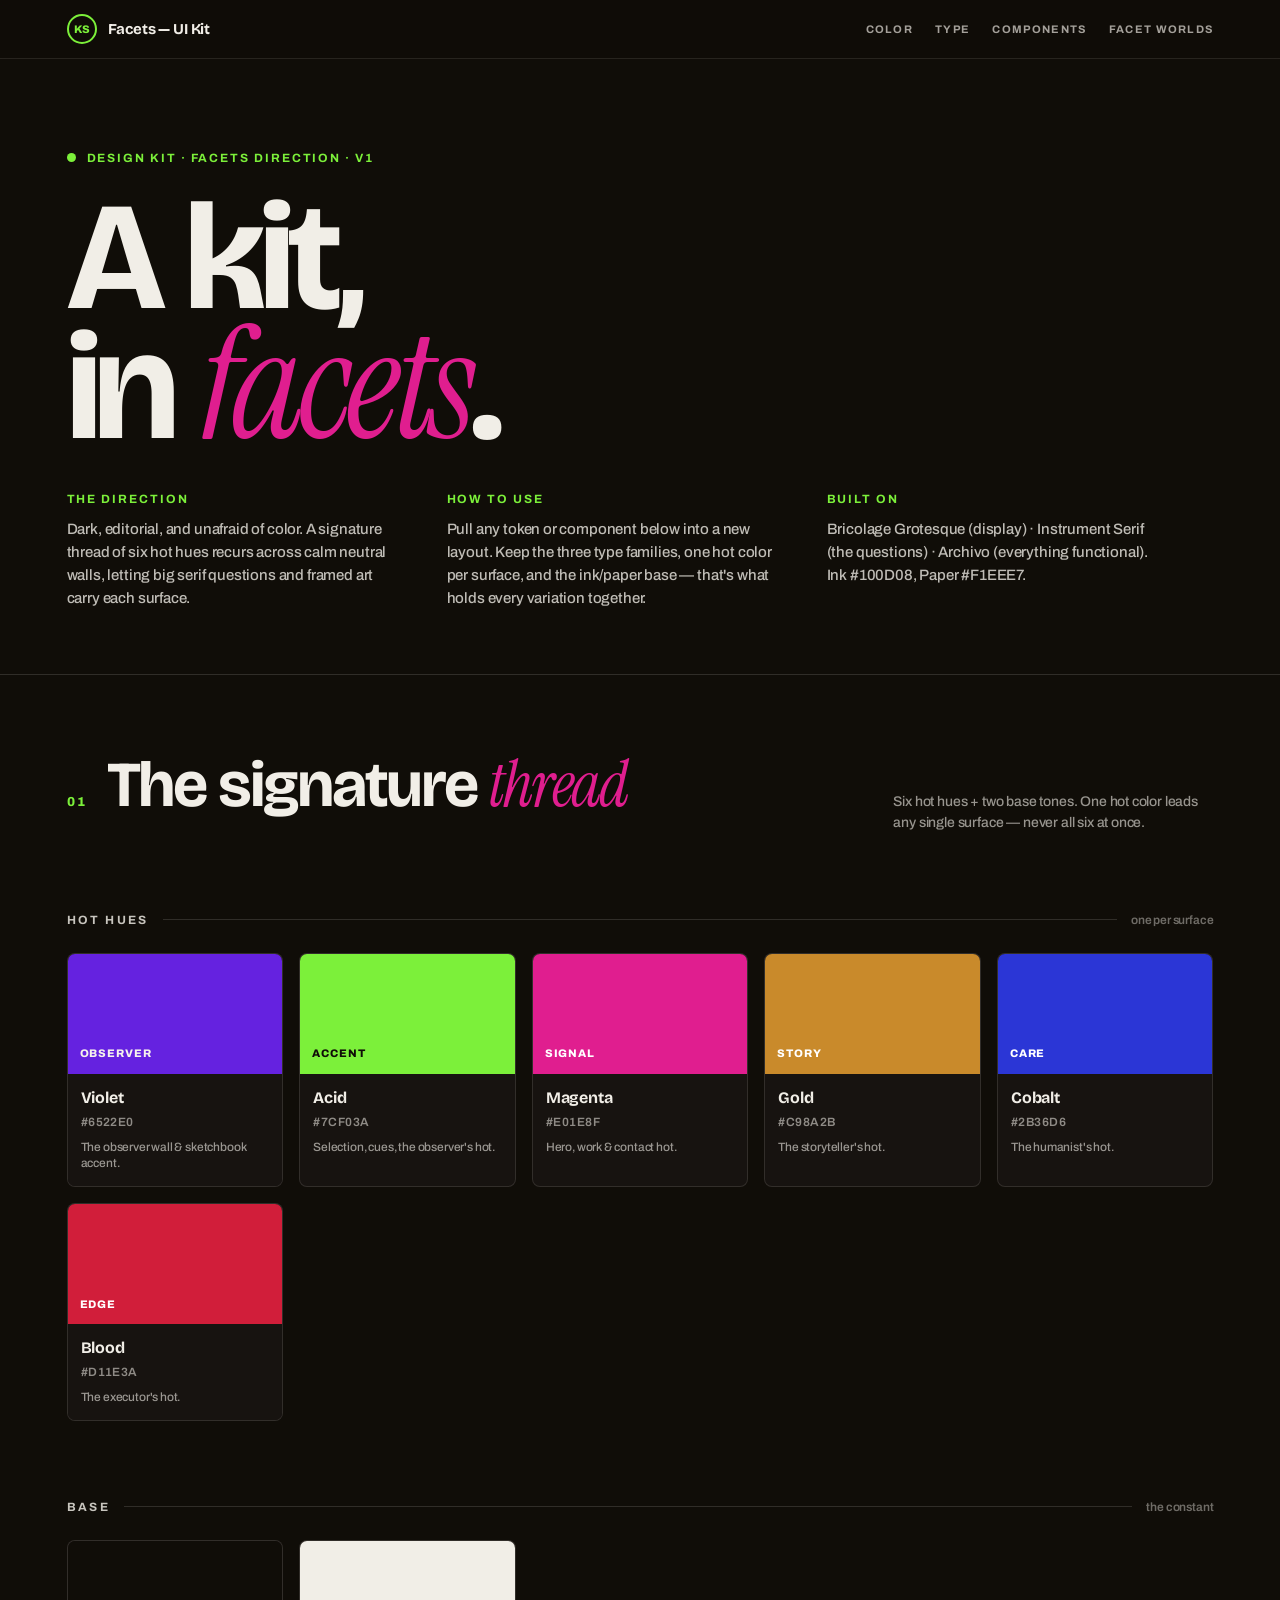
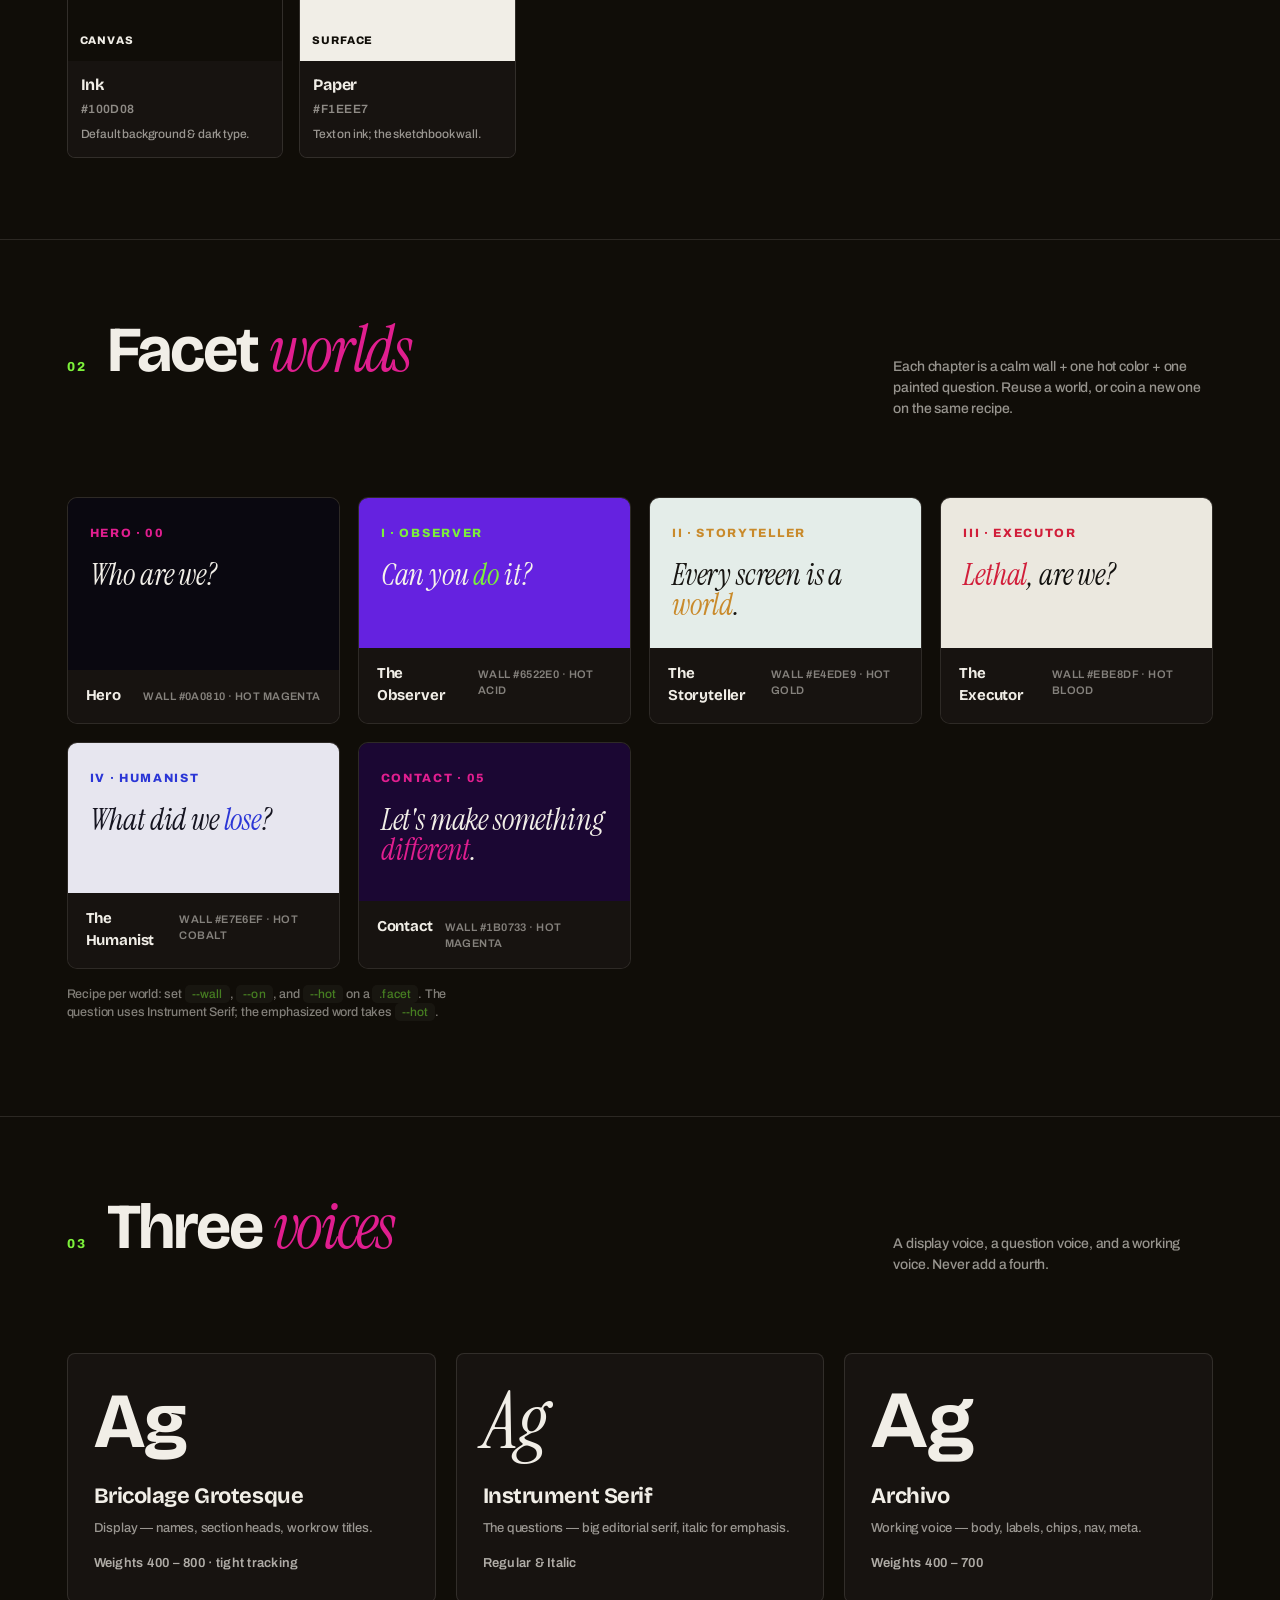
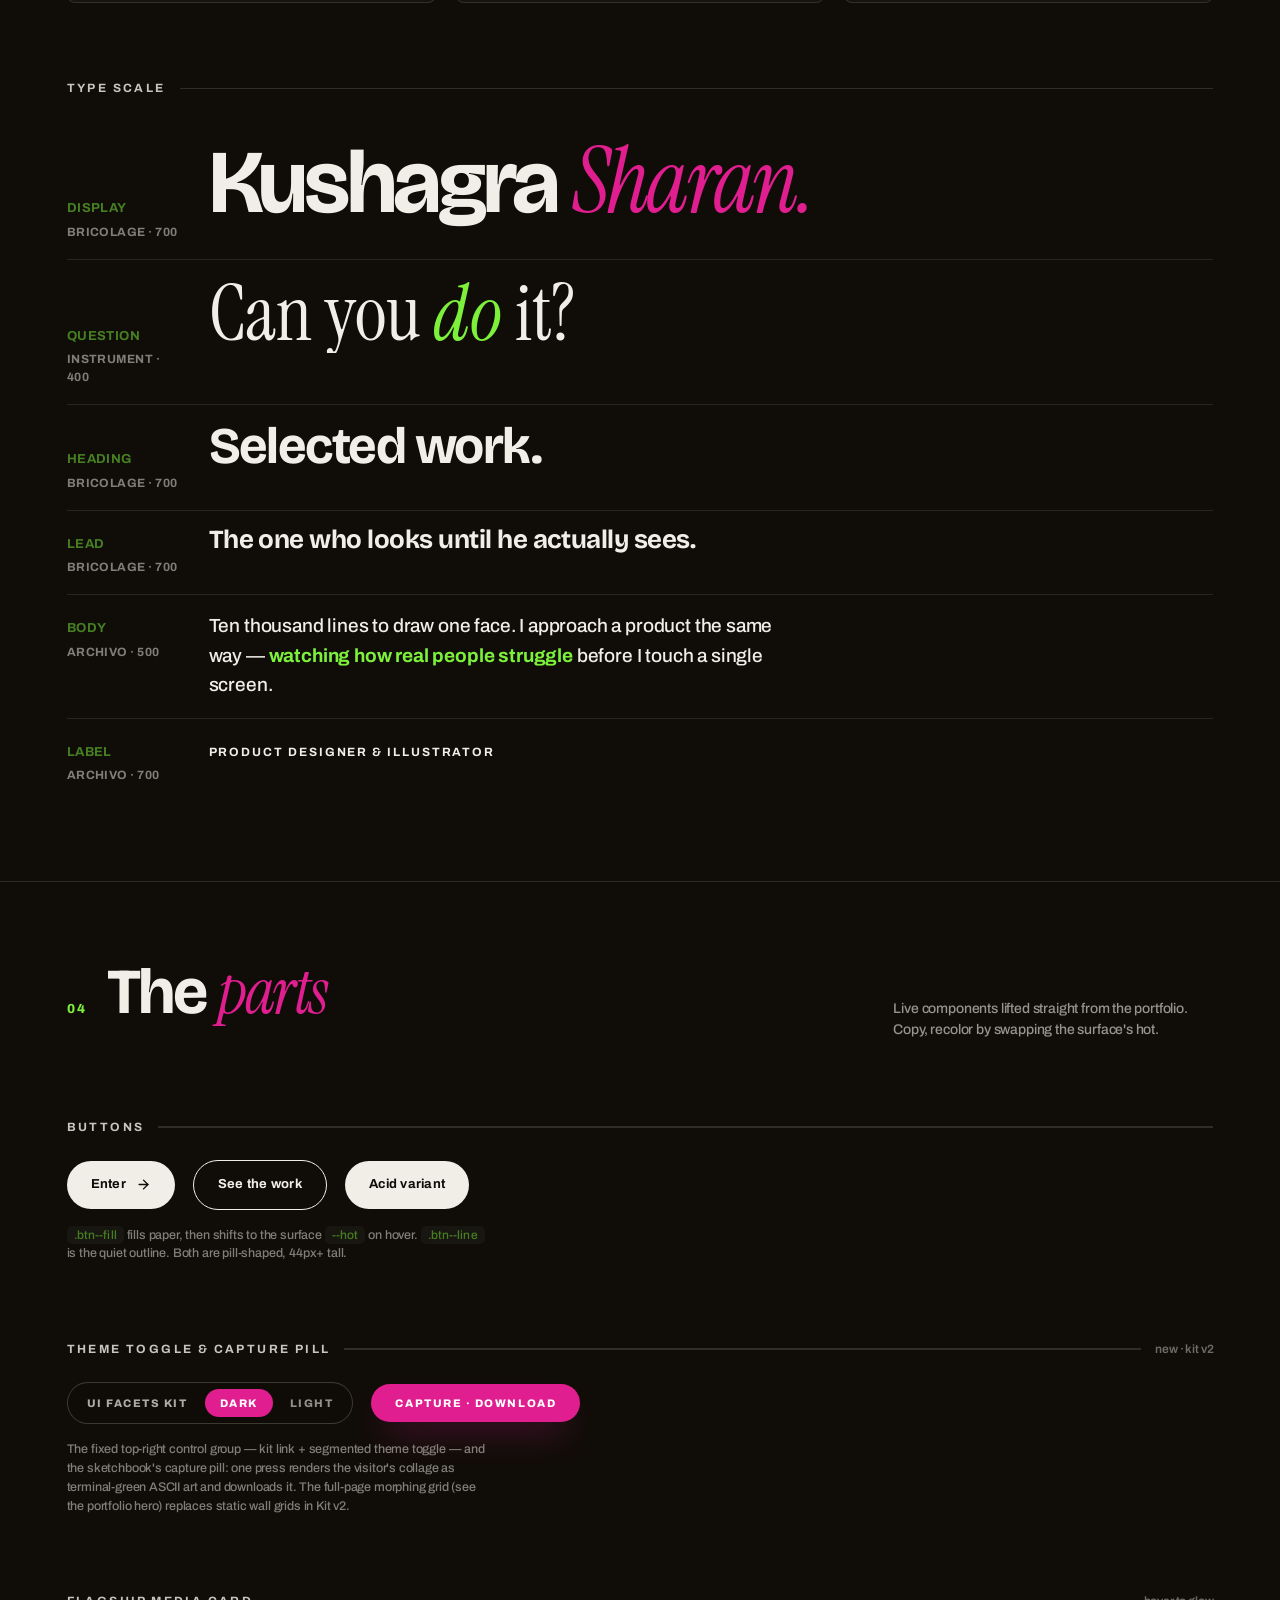
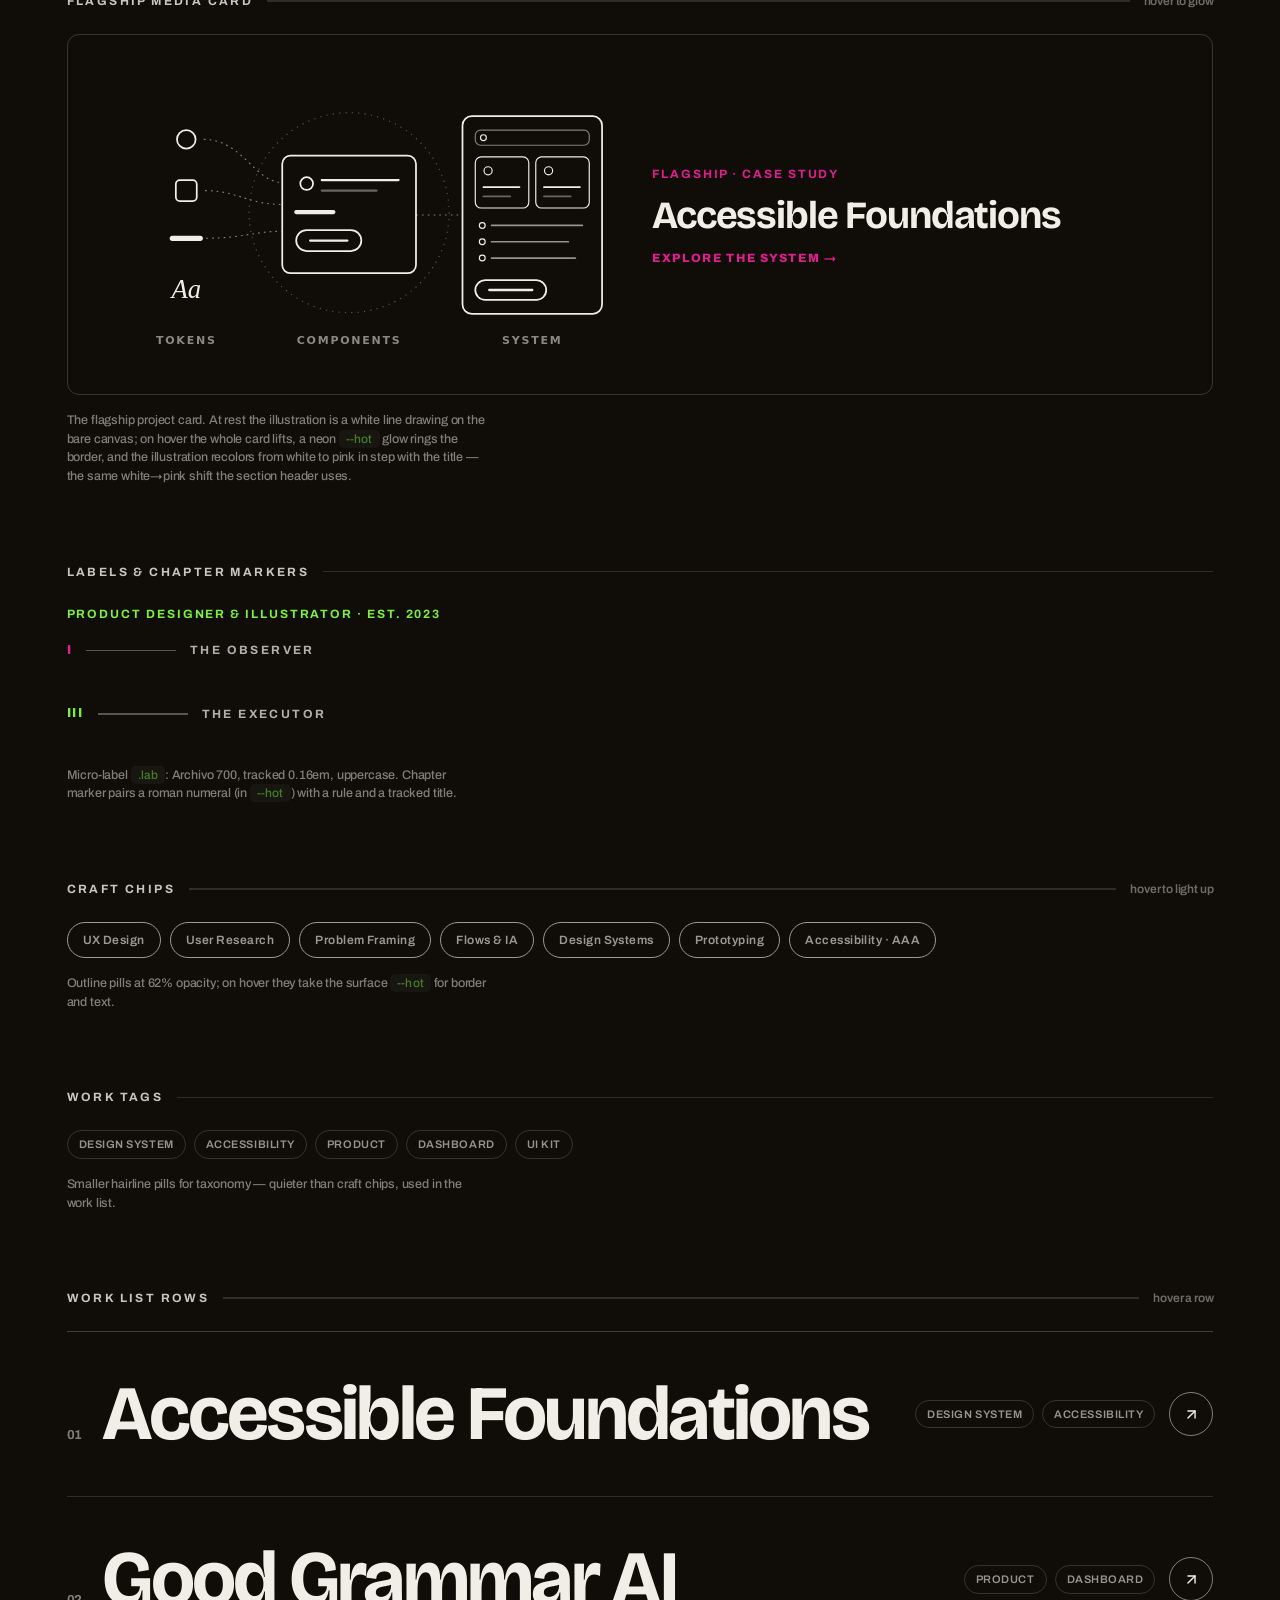
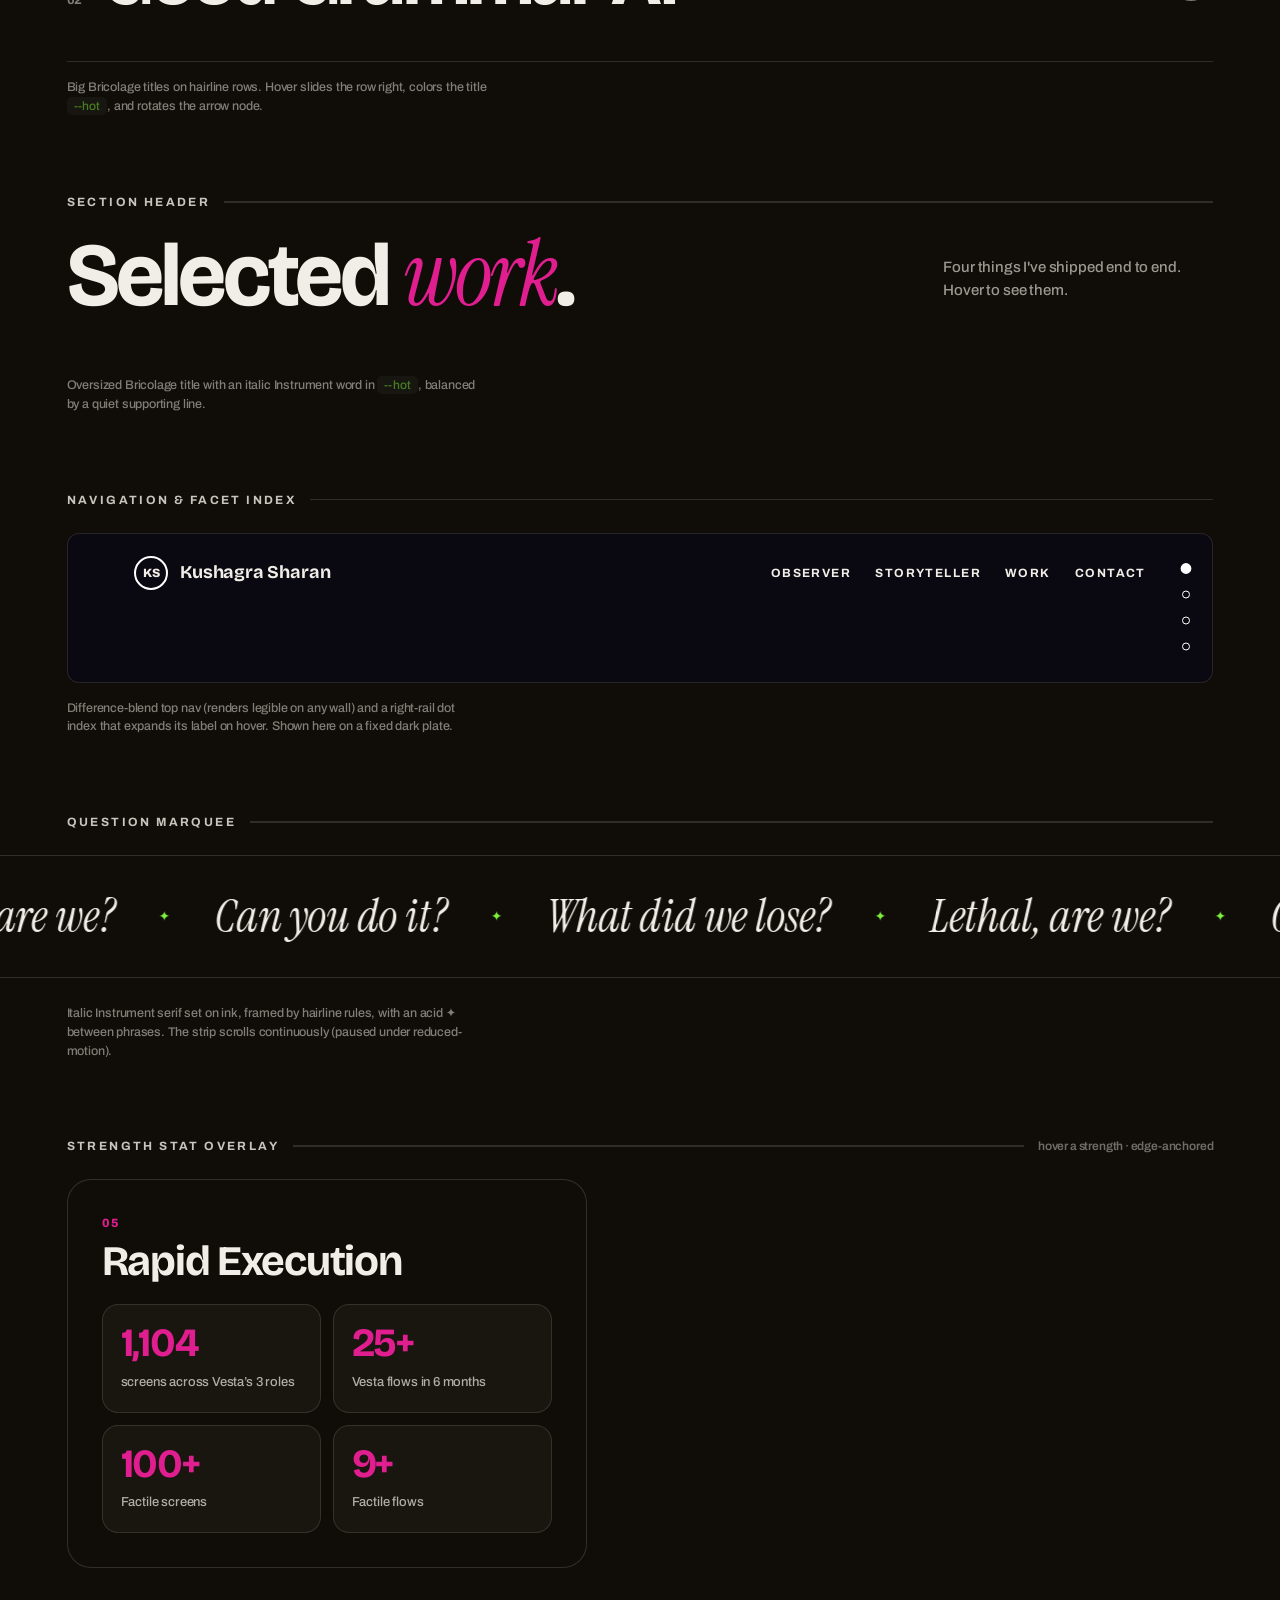
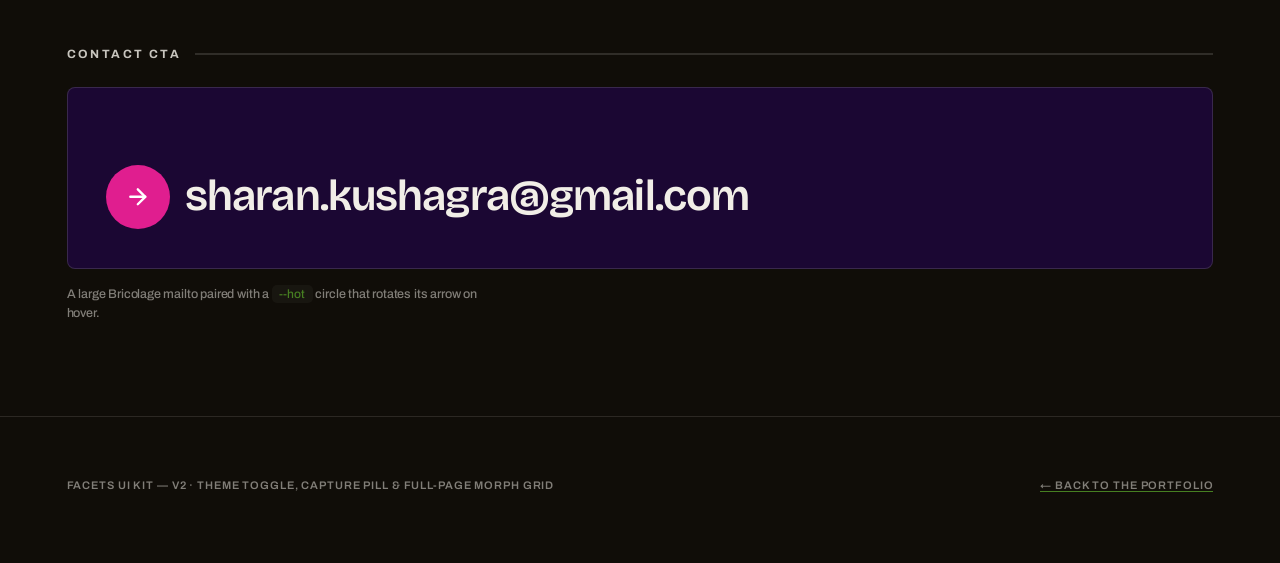
<file: public/Facets UI Kit.html>
<!DOCTYPE html>
<html lang="en">
<head>
<meta charset="UTF-8" />
<meta name="viewport" content="width=device-width, initial-scale=1.0" />
<title>Facets — UI Kit</title>
<meta name="description" content="The UI kit behind the Facets portfolio aesthetic — colors, type, and components for building on-brand variations." />
<link rel="preconnect" href="https://fonts.googleapis.com" />
<link rel="preconnect" href="https://fonts.gstatic.com" crossorigin />
<link rel="stylesheet" href="portfolio/facets.css" />
<link rel="stylesheet" href="portfolio/facets-kit.css" />
</head>
<body class="kit motion">

<!-- ===================== KIT NAV ===================== -->
<div class="kitnav">
  <a class="kitnav__brand" href="#top"><span class="mk">KS</span> Facets — UI Kit</a>
  <nav class="kitnav__links" aria-label="Kit sections">
    <a href="#color">Color</a>
    <a href="#type">Type</a>
    <a href="#components">Components</a>
    <a href="#worlds">Facet Worlds</a>
  </nav>
</div>

<!-- ===================== MASTHEAD ===================== -->
<header class="kh" id="top">
  <div class="wrap">
    <span class="kh__eye lab"><span class="d"></span> Design Kit · Facets Direction · v1</span>
    <h1 class="kh__title">A kit,<br>in <em>facets</em>.</h1>
    <div class="kh__meta">
      <div>
        <span class="lab">The direction</span>
        <p>Dark, editorial, and unafraid of color. A signature thread of six hot hues recurs across calm neutral walls, letting big serif questions and framed art carry each surface.</p>
      </div>
      <div>
        <span class="lab">How to use</span>
        <p>Pull any token or component below into a new layout. Keep the three type families, one hot color per surface, and the ink/paper base — that's what holds every variation together.</p>
      </div>
      <div>
        <span class="lab">Built on</span>
        <p>Bricolage Grotesque (display) · Instrument Serif (the questions) · Archivo (everything functional). Ink&nbsp;#100D08, Paper&nbsp;#F1EEE7.</p>
      </div>
    </div>
  </div>
</header>

<!-- ===================== COLOR ===================== -->
<section class="sec" id="color">
  <div class="wrap">
    <div class="sec__head">
      <span class="sec__n">01</span>
      <h2 class="sec__t">The signature <em>thread</em></h2>
      <p class="sec__note">Six hot hues + two base tones. One hot color leads any single surface — never all six at once.</p>
    </div>

    <div class="block">
      <div class="subh"><h3>Hot hues</h3><span class="rule"></span><span class="subh__hint">one per surface</span></div>
      <div class="swgrid">
        <div class="sw"><div class="sw__chip" style="background:#6522E0"><span class="role" style="color:#F6F2EC">Observer</span></div><div class="sw__meta"><div class="sw__name">Violet</div><div class="sw__hex">#6522E0</div><div class="sw__use">The observer wall &amp; sketchbook accent.</div></div></div>
        <div class="sw"><div class="sw__chip" style="background:#7CF03A"><span class="role" style="color:#100D08">Accent</span></div><div class="sw__meta"><div class="sw__name">Acid</div><div class="sw__hex">#7CF03A</div><div class="sw__use">Selection, cues, the observer's hot.</div></div></div>
        <div class="sw"><div class="sw__chip" style="background:#E01E8F"><span class="role" style="color:#fff">Signal</span></div><div class="sw__meta"><div class="sw__name">Magenta</div><div class="sw__hex">#E01E8F</div><div class="sw__use">Hero, work &amp; contact hot.</div></div></div>
        <div class="sw"><div class="sw__chip" style="background:#C98A2B"><span class="role" style="color:#fff">Story</span></div><div class="sw__meta"><div class="sw__name">Gold</div><div class="sw__hex">#C98A2B</div><div class="sw__use">The storyteller's hot.</div></div></div>
        <div class="sw"><div class="sw__chip" style="background:#2B36D6"><span class="role" style="color:#fff">Care</span></div><div class="sw__meta"><div class="sw__name">Cobalt</div><div class="sw__hex">#2B36D6</div><div class="sw__use">The humanist's hot.</div></div></div>
        <div class="sw"><div class="sw__chip" style="background:#D11E3A"><span class="role" style="color:#fff">Edge</span></div><div class="sw__meta"><div class="sw__name">Blood</div><div class="sw__hex">#D11E3A</div><div class="sw__use">The executor's hot.</div></div></div>
      </div>
    </div>

    <div class="block">
      <div class="subh"><h3>Base</h3><span class="rule"></span><span class="subh__hint">the constant</span></div>
      <div class="swgrid">
        <div class="sw"><div class="sw__chip" style="background:#100D08"><span class="role" style="color:#F1EEE7">Canvas</span></div><div class="sw__meta"><div class="sw__name">Ink</div><div class="sw__hex">#100D08</div><div class="sw__use">Default background &amp; dark type.</div></div></div>
        <div class="sw"><div class="sw__chip" style="background:#F1EEE7"><span class="role" style="color:#100D08">Surface</span></div><div class="sw__meta"><div class="sw__name">Paper</div><div class="sw__hex">#F1EEE7</div><div class="sw__use">Text on ink; the sketchbook wall.</div></div></div>
      </div>
    </div>
  </div>
</section>

<!-- ===================== FACET WORLDS ===================== -->
<section class="sec" id="worlds">
  <div class="wrap">
    <div class="sec__head">
      <span class="sec__n">02</span>
      <h2 class="sec__t">Facet <em>worlds</em></h2>
      <p class="sec__note">Each chapter is a calm wall + one hot color + one painted question. Reuse a world, or coin a new one on the same recipe.</p>
    </div>
    <div class="worlds">
      <div class="world">
        <div class="world__wall" style="background:#0A0810;color:#F1EEE7">
          <span class="world__chap" style="color:#E01E8F">HERO · 00</span>
          <div class="world__q">Who are <b>we</b>?</div>
        </div>
        <div class="world__meta"><span class="nm">Hero</span><span class="hx">wall #0A0810 · hot magenta</span></div>
      </div>
      <div class="world">
        <div class="world__wall" style="background:#6522E0;color:#F6F2EC">
          <span class="world__chap" style="color:#7CF03A">I · OBSERVER</span>
          <div class="world__q">Can you <em style="font-style:italic;color:#7CF03A">do</em> it?</div>
        </div>
        <div class="world__meta"><span class="nm">The Observer</span><span class="hx">wall #6522E0 · hot acid</span></div>
      </div>
      <div class="world">
        <div class="world__wall" style="background:#E4EDE9;color:#171512">
          <span class="world__chap" style="color:#C98A2B">II · STORYTELLER</span>
          <div class="world__q">Every screen is a <em style="font-style:italic;color:#C98A2B">world</em>.</div>
        </div>
        <div class="world__meta"><span class="nm">The Storyteller</span><span class="hx">wall #E4EDE9 · hot gold</span></div>
      </div>
      <div class="world">
        <div class="world__wall" style="background:#EBE8DF;color:#131210">
          <span class="world__chap" style="color:#D11E3A">III · EXECUTOR</span>
          <div class="world__q"><em style="font-style:italic;color:#D11E3A">Lethal</em>, are we?</div>
        </div>
        <div class="world__meta"><span class="nm">The Executor</span><span class="hx">wall #EBE8DF · hot blood</span></div>
      </div>
      <div class="world">
        <div class="world__wall" style="background:#E7E6EF;color:#151420">
          <span class="world__chap" style="color:#2B36D6">IV · HUMANIST</span>
          <div class="world__q">What did we <em style="font-style:italic;color:#2B36D6">lose</em>?</div>
        </div>
        <div class="world__meta"><span class="nm">The Humanist</span><span class="hx">wall #E7E6EF · hot cobalt</span></div>
      </div>
      <div class="world">
        <div class="world__wall" style="background:#1B0733;color:#F1EEE7">
          <span class="world__chap" style="color:#E01E8F">CONTACT · 05</span>
          <div class="world__q">Let's make something <em style="font-style:italic;color:#E01E8F">different</em>.</div>
        </div>
        <div class="world__meta"><span class="nm">Contact</span><span class="hx">wall #1B0733 · hot magenta</span></div>
      </div>
    </div>
    <p class="cap">Recipe per world: set <code>--wall</code>, <code>--on</code>, and <code>--hot</code> on a <code>.facet</code>. The question uses Instrument Serif; the emphasized word takes <code>--hot</code>.</p>
  </div>
</section>

<!-- ===================== TYPE ===================== -->
<section class="sec" id="type">
  <div class="wrap">
    <div class="sec__head">
      <span class="sec__n">03</span>
      <h2 class="sec__t">Three <em>voices</em></h2>
      <p class="sec__note">A display voice, a question voice, and a working voice. Never add a fourth.</p>
    </div>

    <div class="block">
      <div class="families">
        <div class="fam fam--disp"><div class="fam__glyph">Ag</div><div class="fam__name">Bricolage Grotesque</div><div class="fam__role">Display — names, section heads, workrow titles.</div><div class="fam__weights">Weights 400 – 800 · tight tracking</div></div>
        <div class="fam fam--quote"><div class="fam__glyph">Ag</div><div class="fam__name">Instrument Serif</div><div class="fam__role">The questions — big editorial serif, italic for emphasis.</div><div class="fam__weights">Regular &amp; Italic</div></div>
        <div class="fam fam--sans"><div class="fam__glyph">Ag</div><div class="fam__name">Archivo</div><div class="fam__role">Working voice — body, labels, chips, nav, meta.</div><div class="fam__weights">Weights 400 – 700</div></div>
      </div>
    </div>

    <div class="block">
      <div class="subh"><h3>Type scale</h3><span class="rule"></span></div>
      <div class="scale">
        <div class="scale__row"><div class="scale__spec"><b>Display</b>Bricolage · 700</div><div class="scale__ex"><div class="ex-h1">Kushagra <em>Sharan.</em></div></div></div>
        <div class="scale__row"><div class="scale__spec"><b>Question</b>Instrument · 400</div><div class="scale__ex"><div class="ex-q">Can you <em>do</em> it?</div></div></div>
        <div class="scale__row"><div class="scale__spec"><b>Heading</b>Bricolage · 700</div><div class="scale__ex"><div class="ex-h2">Selected work.</div></div></div>
        <div class="scale__row"><div class="scale__spec"><b>Lead</b>Bricolage · 700</div><div class="scale__ex"><div class="ex-lead">The one who looks until he actually sees.</div></div></div>
        <div class="scale__row"><div class="scale__spec"><b>Body</b>Archivo · 500</div><div class="scale__ex"><div class="ex-body">Ten thousand lines to draw one face. I approach a product the same way — <b>watching how real people struggle</b> before I touch a single screen.</div></div></div>
        <div class="scale__row"><div class="scale__spec"><b>Label</b>Archivo · 700</div><div class="scale__ex"><div class="ex-lab">Product Designer &amp; Illustrator</div></div></div>
      </div>
    </div>
  </div>
</section>

<!-- ===================== COMPONENTS ===================== -->
<section class="sec" id="components">
  <div class="wrap">
    <div class="sec__head">
      <span class="sec__n">04</span>
      <h2 class="sec__t">The <em>parts</em></h2>
      <p class="sec__note">Live components lifted straight from the portfolio. Copy, recolor by swapping the surface's hot.</p>
    </div>

    <!-- BUTTONS -->
    <div class="block">
      <div class="subh"><h3>Buttons</h3><span class="rule"></span></div>
      <div class="demo">
        <a class="btn btn--fill" href="#components" onclick="return false" style="--hot:#E01E8F">Enter <svg viewBox="0 0 24 24" fill="none" stroke="currentColor" stroke-width="2.2" stroke-linecap="round" stroke-linejoin="round"><line x1="5" y1="12" x2="19" y2="12"/><polyline points="12 5 19 12 12 19"/></svg></a>
        <a class="btn btn--line" href="#components" onclick="return false">See the work</a>
        <a class="btn btn--fill" href="#components" onclick="return false" style="--hot:#7CF03A">Acid variant</a>
      </div>
      <p class="cap"><code>.btn--fill</code> fills paper, then shifts to the surface <code>--hot</code> on hover. <code>.btn--line</code> is the quiet outline. Both are pill-shaped, 44px+ tall.</p>
    </div>

    <!-- THEME TOGGLE + CAPTURE PILL (new in Kit v2) -->
    <div class="block">
      <div class="subh"><h3>Theme toggle &amp; capture pill</h3><span class="rule"></span><span class="subh__hint">new · kit v2</span></div>
      <div class="demo">
        <div style="display:inline-flex;gap:2px;padding:4px;border-radius:100px;border:1.5px solid rgba(241,238,231,.2);background:rgba(16,13,8,.72);align-items:center">
          <a href="#components" onclick="return false" style="display:inline-flex;align-items:center;font-family:Archivo,system-ui,sans-serif;font-weight:800;font-size:11px;letter-spacing:.14em;text-transform:uppercase;padding:8px 15px;border-radius:100px;color:rgba(241,238,231,.7);text-decoration:none">UI Facets Kit</a>
          <button type="button" style="font-family:Archivo,system-ui,sans-serif;font-weight:800;font-size:11px;letter-spacing:.14em;text-transform:uppercase;padding:8px 15px;border:none;border-radius:100px;background:#E01E8F;color:#fff;cursor:pointer">Dark</button>
          <button type="button" style="font-family:Archivo,system-ui,sans-serif;font-weight:800;font-size:11px;letter-spacing:.14em;text-transform:uppercase;padding:8px 15px;border:none;border-radius:100px;background:none;color:rgba(241,238,231,.58);cursor:pointer">Light</button>
        </div>
        <button type="button" style="font-family:Archivo,system-ui,sans-serif;font-weight:800;font-size:11px;letter-spacing:.14em;text-transform:uppercase;padding:13px 24px;border:none;border-radius:100px;background:#E01E8F;color:#fff;cursor:pointer;box-shadow:0 18px 36px -14px rgba(224,30,143,.6)">Capture · Download</button>
      </div>
      <p class="cap">The fixed top-right control group — kit link + segmented theme toggle — and the sketchbook's capture pill: one press renders the visitor's collage as terminal-green ASCII art and downloads it. The full-page morphing grid (see the portfolio hero) replaces static wall grids in Kit v2.</p>
    </div>

    <!-- LABELS + CHAPTER MARKERS -->
    <div class="block">
      <div class="subh"><h3>Flagship media card</h3><span class="rule"></span><span class="subh__hint">hover to glow</span></div>
      <style>
        .kit-flag{ position:relative; display:grid; grid-template-columns:1fr 1fr; gap:24px; align-items:center; padding:22px;
          border:1.5px solid rgba(241,238,231,.18); border-radius:12px; overflow:hidden;
          transition:border-color .4s, box-shadow .5s, transform .5s cubic-bezier(.16,1,.3,1); }
        .kit-flag:hover{ border-color:#E01E8F; transform:translateY(-3px); box-shadow:0 44px 96px -50px rgba(224,30,143,.7); }
        .kit-flag__media{ aspect-ratio:924/540; border-radius:7px; overflow:hidden; }
        .kit-flag__art{ display:block; width:100%; height:100%; background:#F1EEE7;
          -webkit-mask:url(portfolio/img/design-system-abstract.svg) center/contain no-repeat;
          mask:url(portfolio/img/design-system-abstract.svg) center/contain no-repeat;
          transition:background .4s, transform .6s cubic-bezier(.16,1,.3,1); }
        .kit-flag:hover .kit-flag__art{ background:#E01E8F; transform:scale(1.03); }
        .kit-flag__t{ font-family:'Bricolage Grotesque', system-ui, sans-serif; font-weight:700; font-size:clamp(26px,3vw,40px); line-height:.94; letter-spacing:-.03em; margin:12px 0 0; transition:color .3s; }
        .kit-flag:hover .kit-flag__t{ color:#E01E8F; }
        .kit-flag__explore{ display:inline-flex; align-items:center; gap:8px; margin-top:16px; font-family:Archivo,system-ui,sans-serif; font-weight:800; font-size:12px; letter-spacing:.14em; text-transform:uppercase; color:#E01E8F; }
      </style>
      <div class="kit-flag">
        <div class="kit-flag__media"><span class="kit-flag__art" role="img" aria-label="Tokens combining into components and screens"></span></div>
        <div>
          <span class="lab" style="color:#E01E8F">Flagship · Case study</span>
          <h3 class="kit-flag__t">Accessible Foundations</h3>
          <span class="kit-flag__explore">Explore the system →</span>
        </div>
      </div>
      <p class="cap">The flagship project card. At rest the illustration is a white line drawing on the bare canvas; on hover the whole card lifts, a neon <code>--hot</code> glow rings the border, and the illustration recolors from white to pink in step with the title — the same white→pink shift the section header uses.</p>
    </div>

    <!-- LABELS + CHAPTER MARKERS -->
    <div class="block">
      <div class="subh"><h3>Labels &amp; chapter markers</h3><span class="rule"></span></div>
      <div class="demo demo--col">
        <span class="lab" style="color:var(--acid)">Product Designer &amp; Illustrator · Est. 2023</span>
        <div class="chap" style="--hot:#E01E8F;color:var(--paper)"><span class="chap__n">I</span><span class="chap__rule"></span><span class="chap__t">The Observer</span></div>
        <div class="chap" style="--hot:#7CF03A;color:var(--paper)"><span class="chap__n">III</span><span class="chap__rule"></span><span class="chap__t">The Executor</span></div>
      </div>
      <p class="cap">Micro-label <code>.lab</code>: Archivo 700, tracked 0.16em, uppercase. Chapter marker pairs a roman numeral (in <code>--hot</code>) with a rule and a tracked title.</p>
    </div>

    <!-- CRAFT CHIPS -->
    <div class="block">
      <div class="subh"><h3>Craft chips</h3><span class="rule"></span><span class="subh__hint">hover to light up</span></div>
      <div class="craft" style="--hot:#7CF03A;color:var(--paper)">
        <span>UX Design</span><span>User Research</span><span>Problem Framing</span><span>Flows &amp; IA</span><span>Design Systems</span><span>Prototyping</span><span>Accessibility · AAA</span>
      </div>
      <p class="cap">Outline pills at 62% opacity; on hover they take the surface <code>--hot</code> for border and text.</p>
    </div>

    <!-- TAGS -->
    <div class="block">
      <div class="subh"><h3>Work tags</h3><span class="rule"></span></div>
      <div class="workrow__tags" style="justify-content:flex-start">
        <span class="workrow__tag">Design System</span><span class="workrow__tag">Accessibility</span><span class="workrow__tag">Product</span><span class="workrow__tag">Dashboard</span><span class="workrow__tag">UI Kit</span>
      </div>
      <p class="cap">Smaller hairline pills for taxonomy — quieter than craft chips, used in the work list.</p>
    </div>

    <!-- WORK LIST -->
    <div class="block">
      <div class="subh"><h3>Work list rows</h3><span class="rule"></span><span class="subh__hint">hover a row</span></div>
      <div class="work" style="padding:0;background:transparent">
        <div class="worklist" style="--hot:#E01E8F">
          <a class="workrow" href="#components" onclick="return false">
            <span class="workrow__l"><span class="workrow__n">01</span><span class="workrow__name">Accessible Foundations</span></span>
            <span class="workrow__meta">
              <span class="workrow__tags"><span class="workrow__tag">Design System</span><span class="workrow__tag">Accessibility</span></span>
              <span class="workrow__go"><svg viewBox="0 0 24 24" fill="none" stroke="currentColor" stroke-width="2" stroke-linecap="round" stroke-linejoin="round"><line x1="7" y1="17" x2="17" y2="7"/><polyline points="7 7 17 7 17 17"/></svg></span>
            </span>
          </a>
          <a class="workrow" href="#components" onclick="return false">
            <span class="workrow__l"><span class="workrow__n">02</span><span class="workrow__name">Good Grammar AI</span></span>
            <span class="workrow__meta">
              <span class="workrow__tags"><span class="workrow__tag">Product</span><span class="workrow__tag">Dashboard</span></span>
              <span class="workrow__go"><svg viewBox="0 0 24 24" fill="none" stroke="currentColor" stroke-width="2" stroke-linecap="round" stroke-linejoin="round"><line x1="7" y1="17" x2="17" y2="7"/><polyline points="7 7 17 7 17 17"/></svg></span>
            </span>
          </a>
        </div>
      </div>
      <p class="cap">Big Bricolage titles on hairline rows. Hover slides the row right, colors the title <code>--hot</code>, and rotates the arrow node.</p>
    </div>

    <!-- SECTION HEAD -->
    <div class="block">
      <div class="subh"><h3>Section header</h3><span class="rule"></span></div>
      <div class="sechead" style="--hot:#E01E8F">
        <h2>Selected <em>work</em>.</h2>
        <p>Four things I've shipped end to end. Hover to see them.</p>
      </div>
      <p class="cap">Oversized Bricolage title with an italic Instrument word in <code>--hot</code>, balanced by a quiet supporting line.</p>
    </div>

    <!-- NAV + INDEX -->
    <div class="block">
      <div class="subh"><h3>Navigation &amp; facet index</h3><span class="rule"></span></div>
      <div class="frame-demo">
        <header class="nav">
          <a class="nav__logo" href="#top" onclick="return false"><span class="mk">KS</span> Kushagra Sharan</a>
          <div class="nav__right">
            <nav class="nav__links" aria-label="Demo">
              <a href="#components" onclick="return false">Observer</a>
              <a href="#components" onclick="return false">Storyteller</a>
              <a href="#components" onclick="return false">Work</a>
              <a href="#components" onclick="return false">Contact</a>
            </nav>
          </div>
        </header>
        <div class="index">
          <button class="index__i on"><span class="txt">Who are we</span><span class="dot"></span></button>
          <button class="index__i"><span class="txt">The Observer</span><span class="dot"></span></button>
          <button class="index__i"><span class="txt">The Executor</span><span class="dot"></span></button>
          <button class="index__i"><span class="txt">Let's talk</span><span class="dot"></span></button>
        </div>
      </div>
      <p class="cap">Difference-blend top nav (renders legible on any wall) and a right-rail dot index that expands its label on hover. Shown here on a fixed dark plate.</p>
    </div>

    <!-- MARQUEE -->
    <div class="block">
      <div class="subh"><h3>Question marquee</h3><span class="rule"></span></div>
    </div>
  </div>
  <div class="mq" aria-hidden="true">
    <div class="mq__t"><span>Who are we?</span><span>Can you do it?</span><span>What did we lose?</span><span>Lethal, are we?</span><span>Observation is everything</span></div>
  </div>
  <div class="wrap">
    <div class="block" style="margin-top:26px">
      <p class="cap">Italic Instrument serif set on ink, framed by hairline rules, with an acid ✦ between phrases. The strip scrolls continuously (paused under reduced-motion).</p>
    </div>

    <!-- STRENGTH STAT OVERLAY -->
    <div class="block">
      <div class="subh"><h3>Strength stat overlay</h3><span class="rule"></span><span class="subh__hint">hover a strength · edge-anchored</span></div>
      <div class="demo" style="justify-content:flex-start">
        <div style="position:relative;width:min(520px,100%);background:#100D08;border:1px solid rgba(241,238,231,.15);border-radius:24px;padding:34px">
          <span style="display:block;font-family:'Archivo',sans-serif;font-size:12px;font-weight:800;letter-spacing:.16em;color:#E01E8F">05</span>
          <h4 style="margin:8px 0 22px;font-family:'Bricolage Grotesque',sans-serif;font-weight:700;font-size:42px;line-height:1;letter-spacing:-.03em;color:#F1EEE7">Rapid Execution</h4>
          <div style="display:grid;grid-template-columns:1fr 1fr;gap:12px">
            <div style="border:1px solid rgba(241,238,231,.12);border-radius:16px;padding:20px 18px;background:rgba(241,238,231,.04)"><span style="display:block;font-family:'Bricolage Grotesque',sans-serif;font-weight:700;font-size:40px;line-height:.94;letter-spacing:-.03em;color:#E01E8F">1,104</span><span style="display:block;margin-top:10px;font-family:'Archivo',sans-serif;font-size:13px;line-height:1.45;color:rgba(241,238,231,.7)">screens across Vesta’s 3 roles</span></div>
            <div style="border:1px solid rgba(241,238,231,.12);border-radius:16px;padding:20px 18px;background:rgba(241,238,231,.04)"><span style="display:block;font-family:'Bricolage Grotesque',sans-serif;font-weight:700;font-size:40px;line-height:.94;letter-spacing:-.03em;color:#E01E8F">25+</span><span style="display:block;margin-top:10px;font-family:'Archivo',sans-serif;font-size:13px;line-height:1.45;color:rgba(241,238,231,.7)">Vesta flows in 6 months</span></div>
            <div style="border:1px solid rgba(241,238,231,.12);border-radius:16px;padding:20px 18px;background:rgba(241,238,231,.04)"><span style="display:block;font-family:'Bricolage Grotesque',sans-serif;font-weight:700;font-size:40px;line-height:.94;letter-spacing:-.03em;color:#E01E8F">100+</span><span style="display:block;margin-top:10px;font-family:'Archivo',sans-serif;font-size:13px;line-height:1.45;color:rgba(241,238,231,.7)">Factile screens</span></div>
            <div style="border:1px solid rgba(241,238,231,.12);border-radius:16px;padding:20px 18px;background:rgba(241,238,231,.04)"><span style="display:block;font-family:'Bricolage Grotesque',sans-serif;font-weight:700;font-size:40px;line-height:.94;letter-spacing:-.03em;color:#E01E8F">9+</span><span style="display:block;margin-top:10px;font-family:'Archivo',sans-serif;font-size:13px;line-height:1.45;color:rgba(241,238,231,.7)">Factile flows</span></div>
          </div>
        </div>
      </div>
    </div>

    <!-- CONTACT CTA -->
    <div class="block">
      <div class="subh"><h3>Contact CTA</h3><span class="rule"></span></div>
      <div class="panel" style="--hot:#E01E8F;background:#1B0733;border-color:rgba(241,238,231,.14)">
        <a class="contact__mail" href="#components" onclick="return false">
          <span class="circ"><svg viewBox="0 0 24 24" fill="none" stroke="#fff" stroke-width="2.2" stroke-linecap="round" stroke-linejoin="round"><line x1="5" y1="12" x2="19" y2="12"/><polyline points="12 5 19 12 12 19"/></svg></span>
          sharan.kushagra@gmail.com
        </a>
      </div>
      <p class="cap">A large Bricolage mailto paired with a <code>--hot</code> circle that rotates its arrow on hover.</p>
    </div>
  </div>
</section>

<!-- ===================== FOOT ===================== -->
<div class="wrap">
  <div class="kfoot">
    <span>Facets UI Kit — v2 · theme toggle, capture pill &amp; full-page morph grid</span>
    <span><a href="/">← Back to the portfolio</a></span>
  </div>
</div>

<script>
/* continuous marquee (self-contained, respects reduced-motion) */
(function(){
  var track = document.querySelector('.mq__t');
  if(!track) return;
  if(window.matchMedia('(prefers-reduced-motion: reduce)').matches) return;
  var clone = track.cloneNode(true); clone.setAttribute('aria-hidden','true');
  track.parentNode.appendChild(clone);
  var x = 0, w = track.offsetWidth + 44;
  function step(){ x -= 0.6; if(-x >= w) x += w;
    track.style.transform = clone.style.transform = 'translateX(' + x + 'px)';
    requestAnimationFrame(step); }
  requestAnimationFrame(step);
})();
</script>
</body>
</html>
</file>
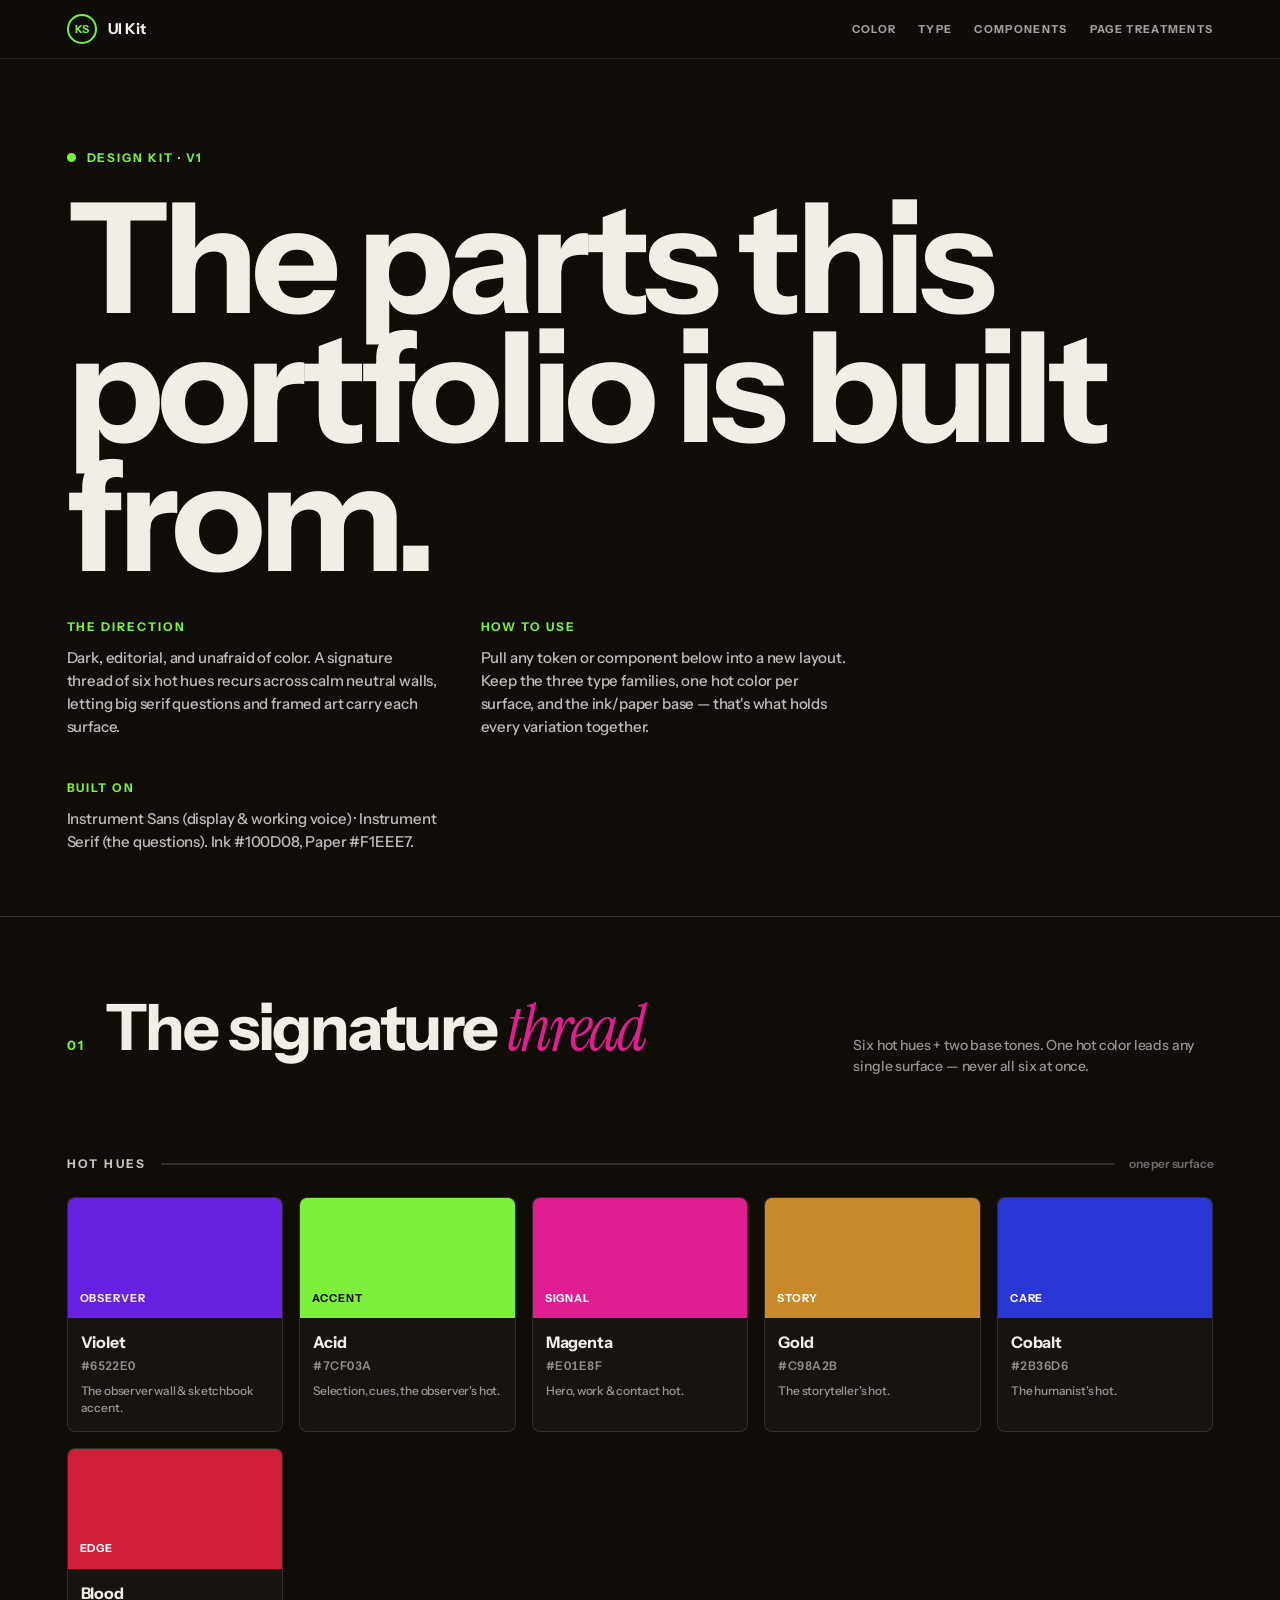
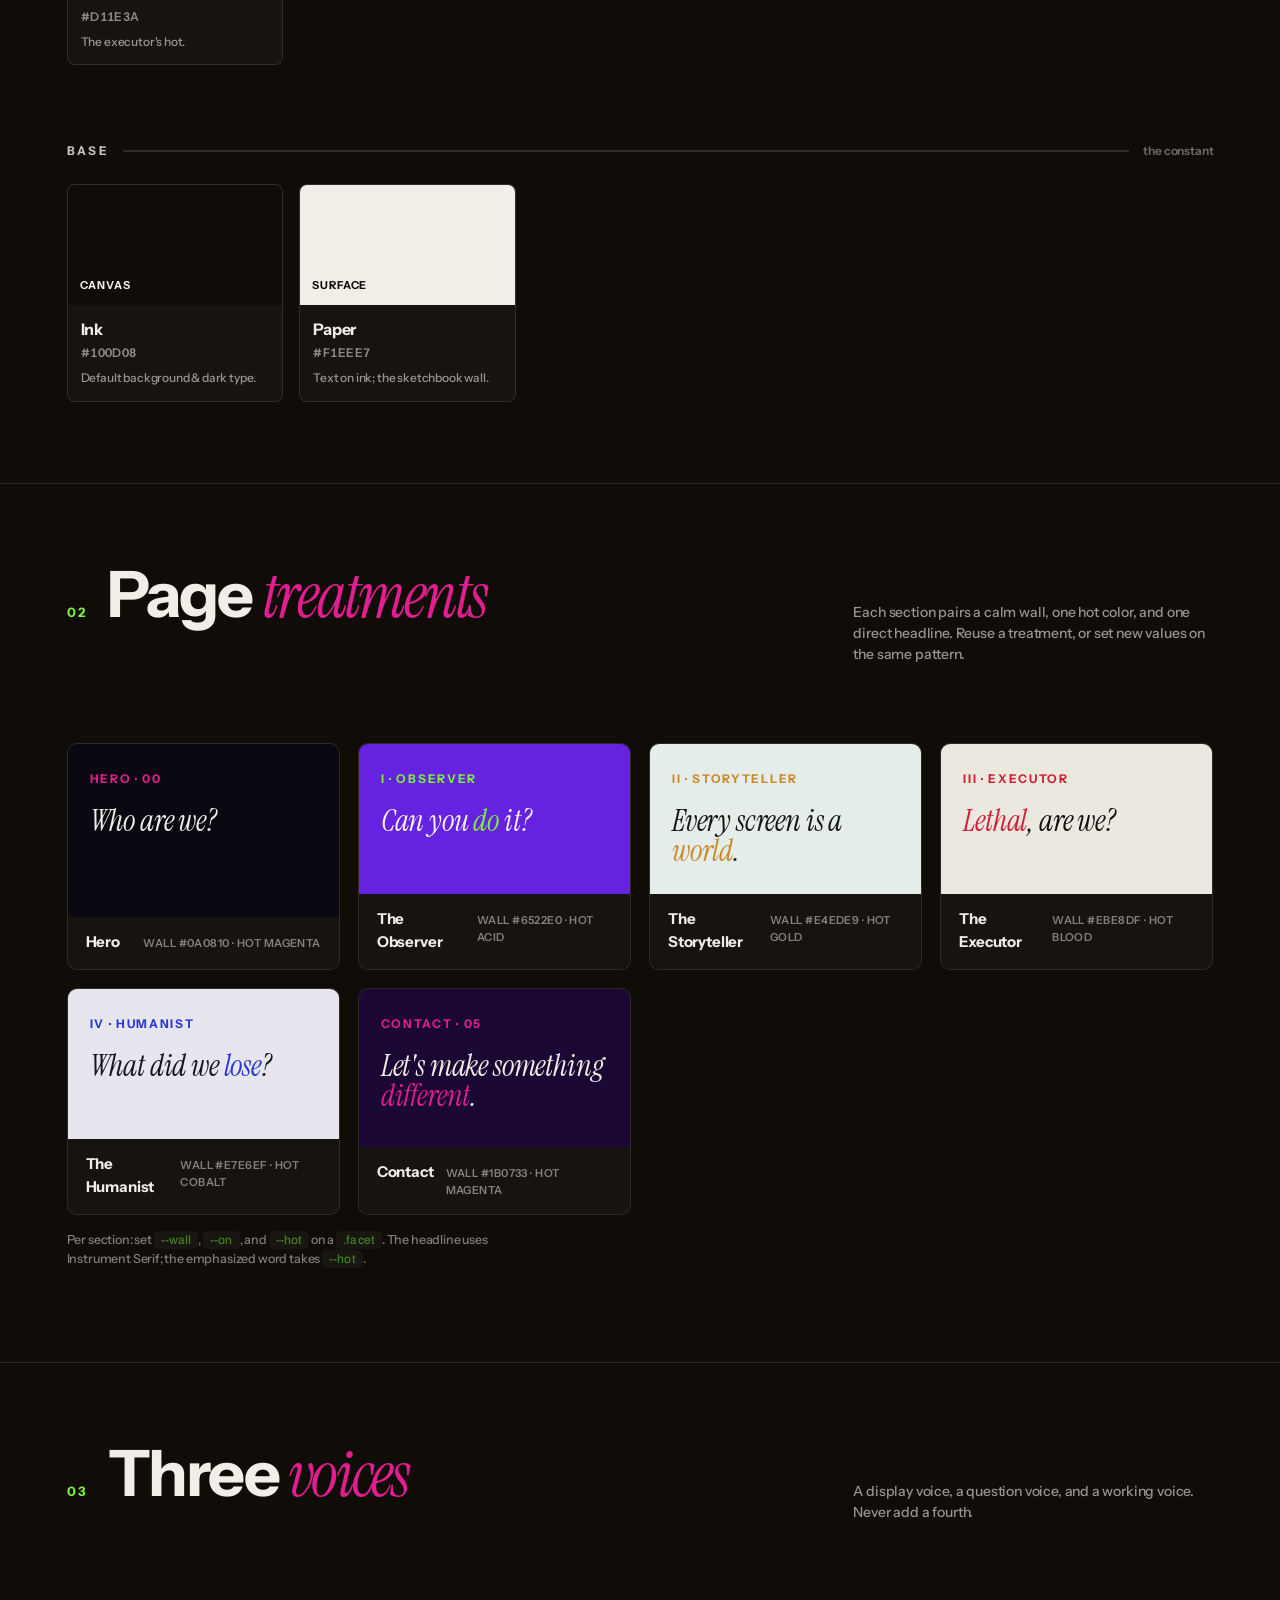
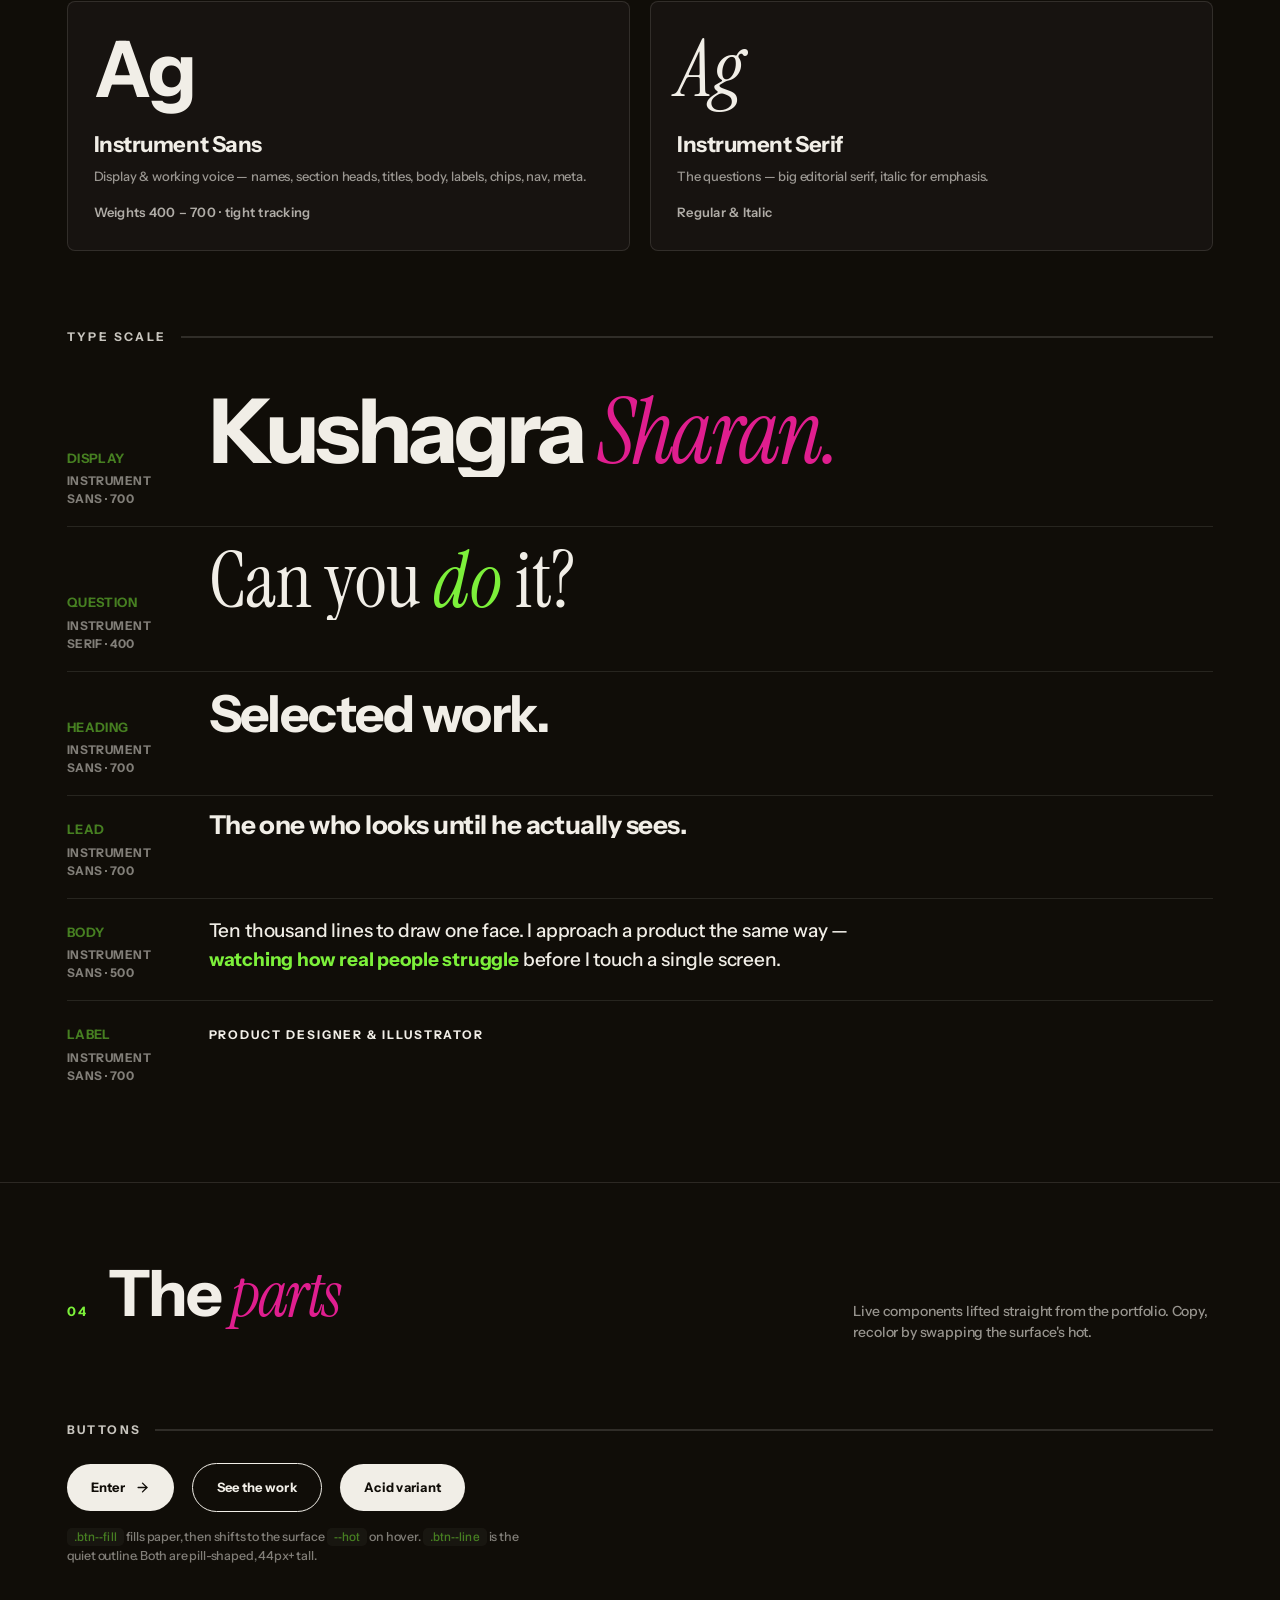
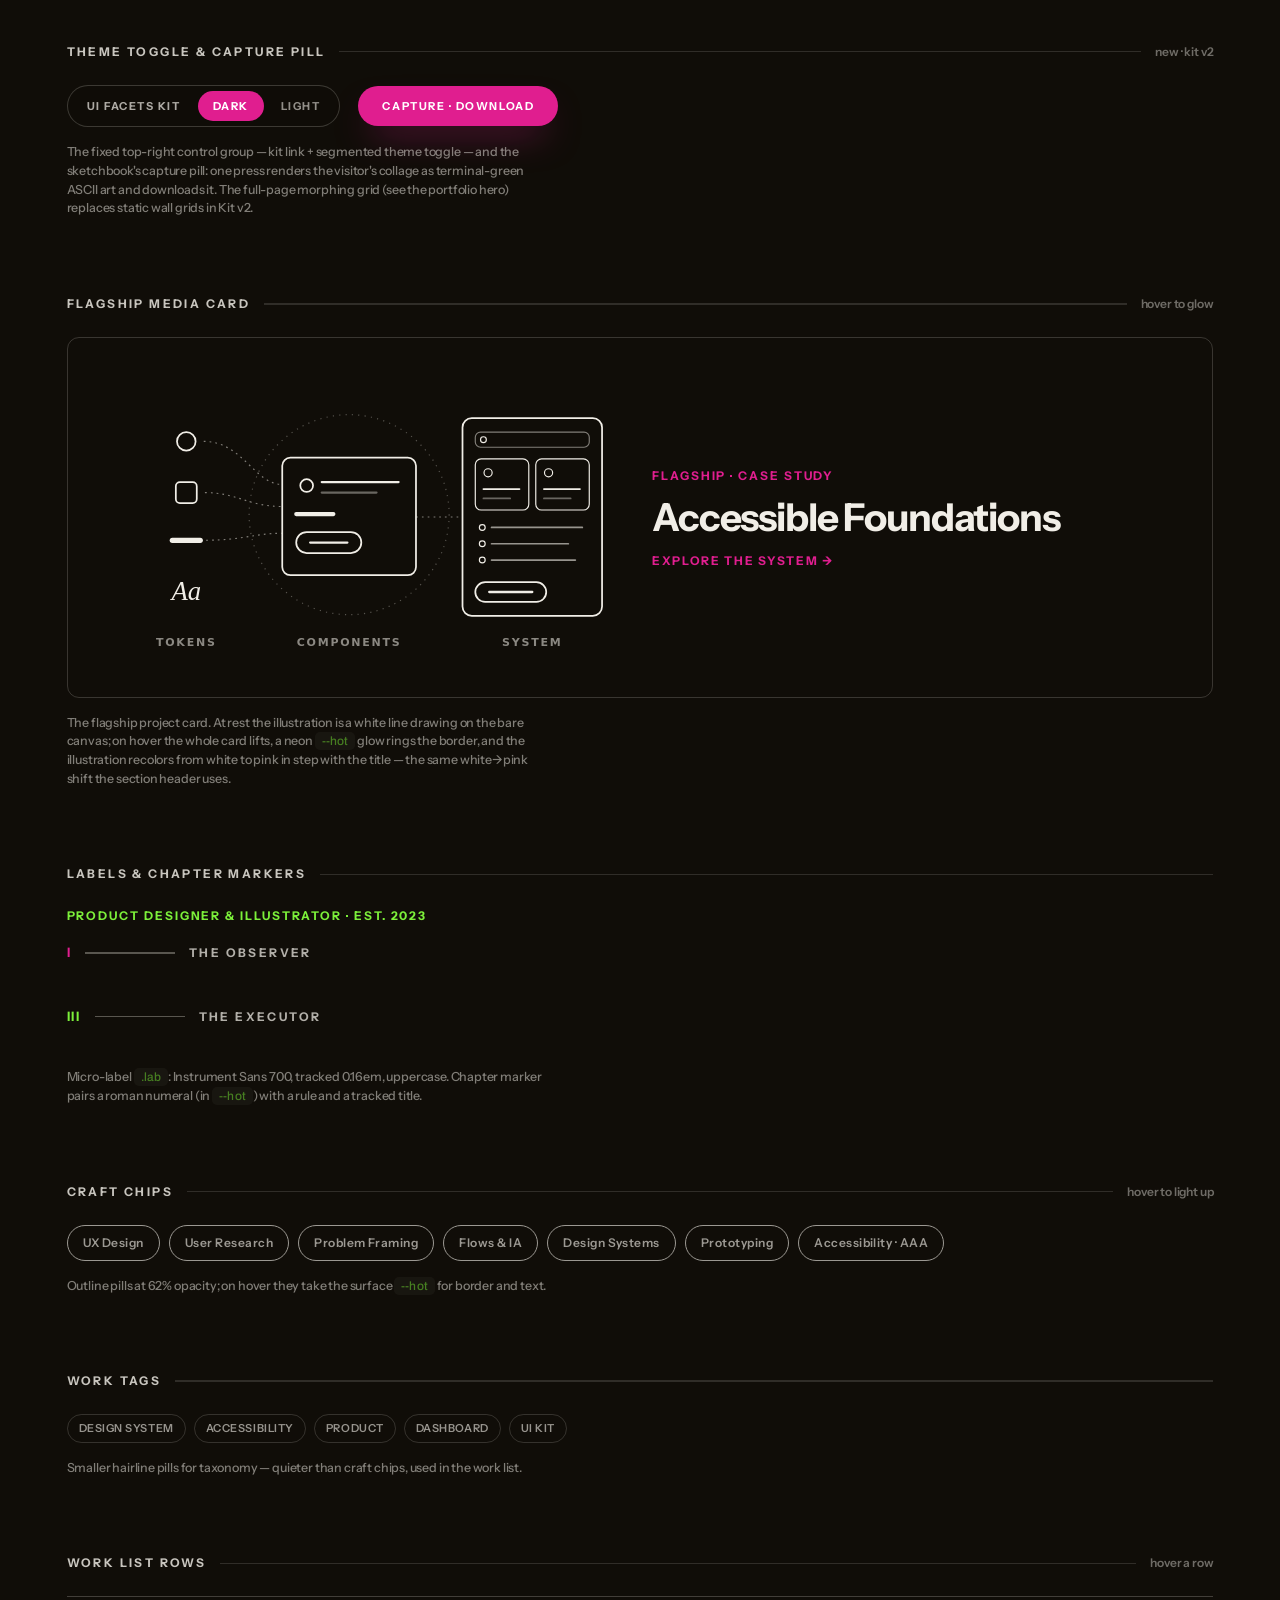
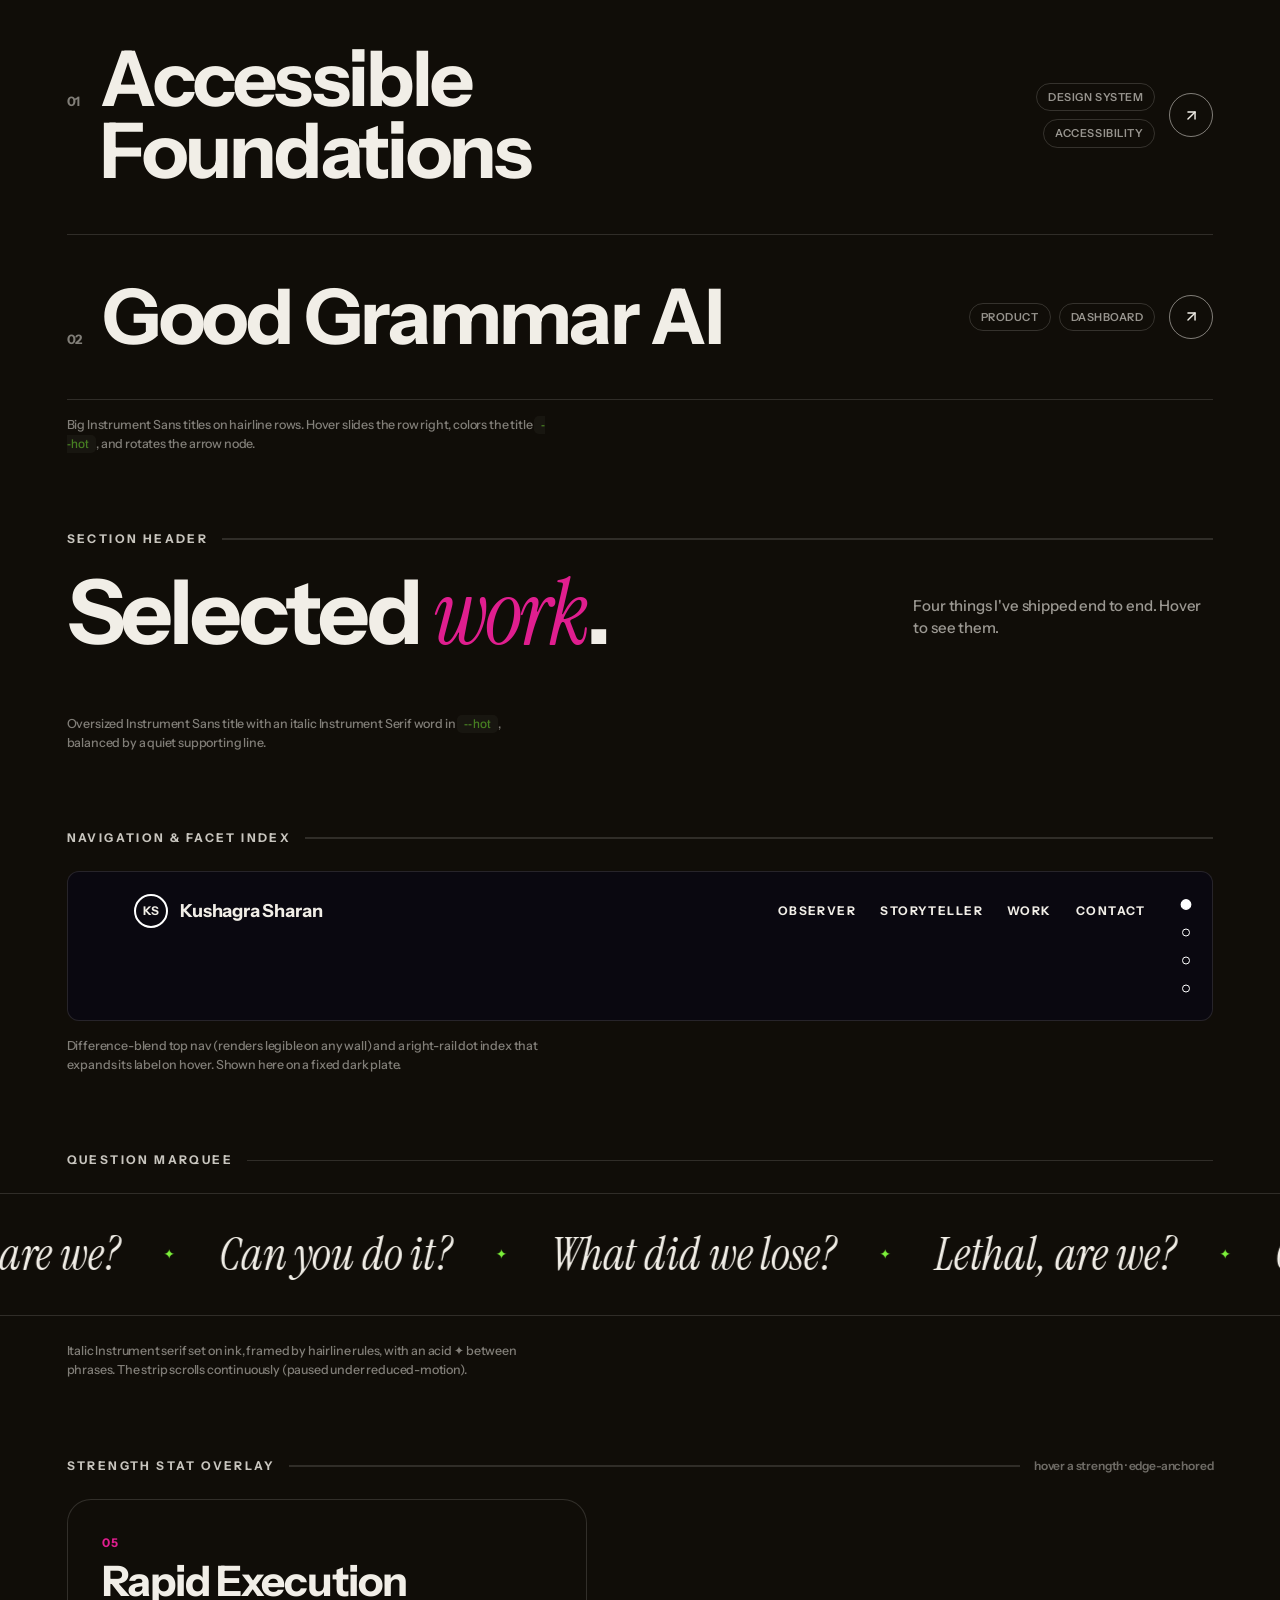
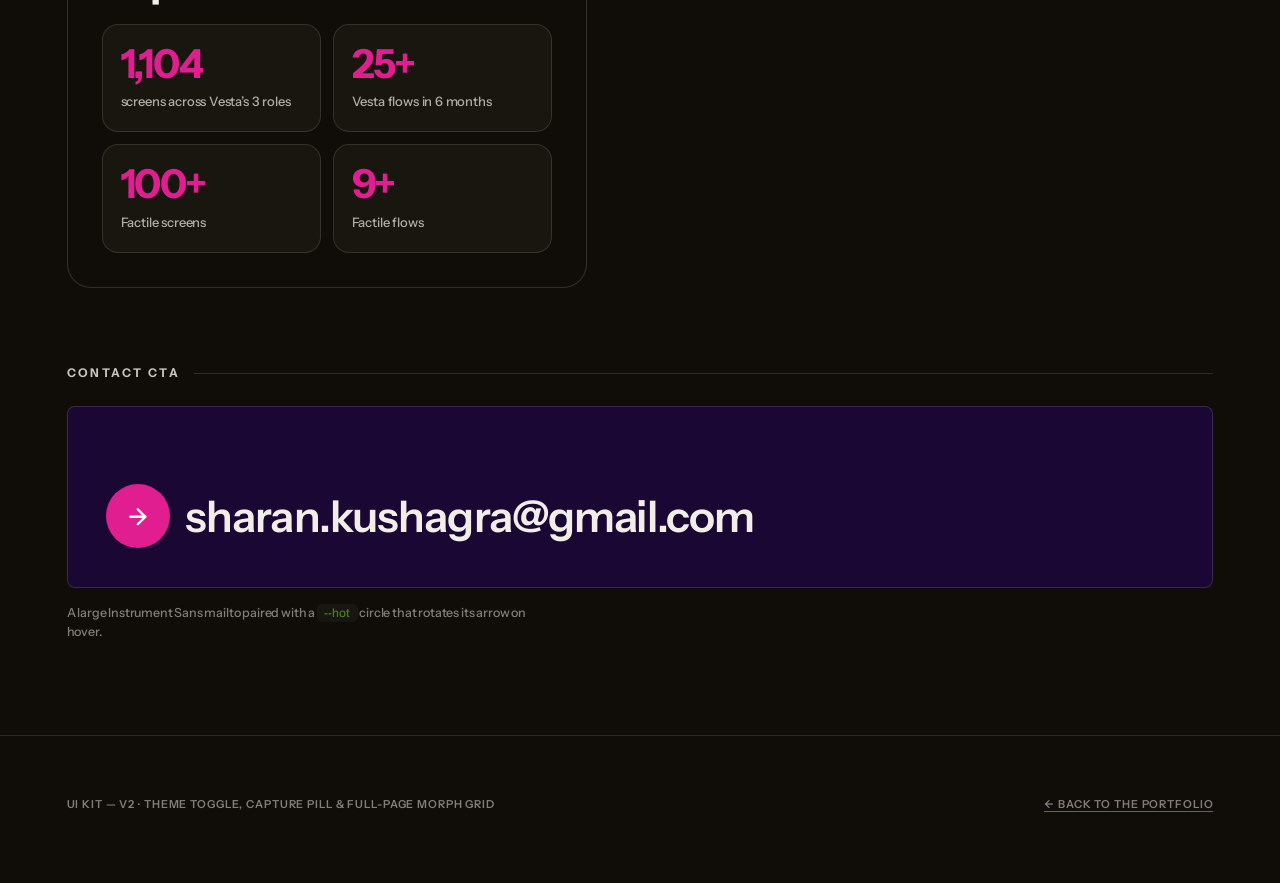
<file: public/portfolio-ui-kit.html>
<!DOCTYPE html>
<html lang="en">
<head>
<meta charset="UTF-8" />
<meta name="viewport" content="width=device-width, initial-scale=1.0" />
<title>UI Kit — Kushagra Sharan</title>
<meta name="description" content="The tokens, components, and interaction patterns this portfolio is built from." />
<link rel="preconnect" href="https://fonts.googleapis.com" />
<link rel="preconnect" href="https://fonts.gstatic.com" crossorigin />
<link rel="stylesheet" href="portfolio/facets.css" />
<link rel="stylesheet" href="portfolio/facets-kit.css" />
<link rel="stylesheet" href="https://fonts.googleapis.com/css2?family=Instrument+Sans:ital,wght@0,400..700;1,400..700&family=Instrument+Serif:ital@0;1&display=swap" />
<style>
  /* Portfolio 2026 typeface: Instrument Sans replaces Bricolage (display) + Archivo (body); Instrument Serif stays the editorial voice */
  :root{ --disp:'Instrument Sans', system-ui, -apple-system, sans-serif; --sans:'Instrument Sans', system-ui, -apple-system, sans-serif; --quote:'Instrument Serif', Georgia, serif; }
</style>
</head>
<body class="kit motion">

<!-- ===================== KIT NAV ===================== -->
<div class="kitnav">
  <a class="kitnav__brand" href="#top"><span class="mk">KS</span> UI Kit</a>
  <nav class="kitnav__links" aria-label="Kit sections">
    <a href="#color">Color</a>
    <a href="#type">Type</a>
    <a href="#components">Components</a>
    <a href="#worlds">Page treatments</a>
  </nav>
</div>

<!-- ===================== MASTHEAD ===================== -->
<header class="kh" id="top">
  <div class="wrap">
    <span class="kh__eye lab"><span class="d"></span> Design kit · v1</span>
    <h1 class="kh__title">The parts this<br>portfolio is built from.</h1>
    <div class="kh__meta">
      <div>
        <span class="lab">The direction</span>
        <p>Dark, editorial, and unafraid of color. A signature thread of six hot hues recurs across calm neutral walls, letting big serif questions and framed art carry each surface.</p>
      </div>
      <div>
        <span class="lab">How to use</span>
        <p>Pull any token or component below into a new layout. Keep the three type families, one hot color per surface, and the ink/paper base — that's what holds every variation together.</p>
      </div>
      <div>
        <span class="lab">Built on</span>
        <p>Instrument Sans (display &amp; working voice) &middot; Instrument Serif (the questions). Ink&nbsp;#100D08, Paper&nbsp;#F1EEE7.</p>
      </div>
    </div>
  </div>
</header>

<!-- ===================== COLOR ===================== -->
<section class="sec" id="color">
  <div class="wrap">
    <div class="sec__head">
      <span class="sec__n">01</span>
      <h2 class="sec__t">The signature <em>thread</em></h2>
      <p class="sec__note">Six hot hues + two base tones. One hot color leads any single surface — never all six at once.</p>
    </div>

    <div class="block">
      <div class="subh"><h3>Hot hues</h3><span class="rule"></span><span class="subh__hint">one per surface</span></div>
      <div class="swgrid">
        <div class="sw"><div class="sw__chip" style="background:#6522E0"><span class="role" style="color:#F6F2EC">Observer</span></div><div class="sw__meta"><div class="sw__name">Violet</div><div class="sw__hex">#6522E0</div><div class="sw__use">The observer wall &amp; sketchbook accent.</div></div></div>
        <div class="sw"><div class="sw__chip" style="background:#7CF03A"><span class="role" style="color:#100D08">Accent</span></div><div class="sw__meta"><div class="sw__name">Acid</div><div class="sw__hex">#7CF03A</div><div class="sw__use">Selection, cues, the observer's hot.</div></div></div>
        <div class="sw"><div class="sw__chip" style="background:#E01E8F"><span class="role" style="color:#fff">Signal</span></div><div class="sw__meta"><div class="sw__name">Magenta</div><div class="sw__hex">#E01E8F</div><div class="sw__use">Hero, work &amp; contact hot.</div></div></div>
        <div class="sw"><div class="sw__chip" style="background:#C98A2B"><span class="role" style="color:#fff">Story</span></div><div class="sw__meta"><div class="sw__name">Gold</div><div class="sw__hex">#C98A2B</div><div class="sw__use">The storyteller's hot.</div></div></div>
        <div class="sw"><div class="sw__chip" style="background:#2B36D6"><span class="role" style="color:#fff">Care</span></div><div class="sw__meta"><div class="sw__name">Cobalt</div><div class="sw__hex">#2B36D6</div><div class="sw__use">The humanist's hot.</div></div></div>
        <div class="sw"><div class="sw__chip" style="background:#D11E3A"><span class="role" style="color:#fff">Edge</span></div><div class="sw__meta"><div class="sw__name">Blood</div><div class="sw__hex">#D11E3A</div><div class="sw__use">The executor's hot.</div></div></div>
      </div>
    </div>

    <div class="block">
      <div class="subh"><h3>Base</h3><span class="rule"></span><span class="subh__hint">the constant</span></div>
      <div class="swgrid">
        <div class="sw"><div class="sw__chip" style="background:#100D08"><span class="role" style="color:#F1EEE7">Canvas</span></div><div class="sw__meta"><div class="sw__name">Ink</div><div class="sw__hex">#100D08</div><div class="sw__use">Default background &amp; dark type.</div></div></div>
        <div class="sw"><div class="sw__chip" style="background:#F1EEE7"><span class="role" style="color:#100D08">Surface</span></div><div class="sw__meta"><div class="sw__name">Paper</div><div class="sw__hex">#F1EEE7</div><div class="sw__use">Text on ink; the sketchbook wall.</div></div></div>
      </div>
    </div>
  </div>
</section>

<!-- ===================== PAGE TREATMENTS ===================== -->
<section class="sec" id="worlds">
  <div class="wrap">
    <div class="sec__head">
      <span class="sec__n">02</span>
      <h2 class="sec__t">Page <em>treatments</em></h2>
      <p class="sec__note">Each section pairs a calm wall, one hot color, and one direct headline. Reuse a treatment, or set new values on the same pattern.</p>
    </div>
    <div class="worlds">
      <div class="world">
        <div class="world__wall" style="background:#0A0810;color:#F1EEE7">
          <span class="world__chap" style="color:#E01E8F">HERO · 00</span>
          <div class="world__q">Who are <b>we</b>?</div>
        </div>
        <div class="world__meta"><span class="nm">Hero</span><span class="hx">wall #0A0810 · hot magenta</span></div>
      </div>
      <div class="world">
        <div class="world__wall" style="background:#6522E0;color:#F6F2EC">
          <span class="world__chap" style="color:#7CF03A">I · OBSERVER</span>
          <div class="world__q">Can you <em style="font-style:italic;color:#7CF03A">do</em> it?</div>
        </div>
        <div class="world__meta"><span class="nm">The Observer</span><span class="hx">wall #6522E0 · hot acid</span></div>
      </div>
      <div class="world">
        <div class="world__wall" style="background:#E4EDE9;color:#171512">
          <span class="world__chap" style="color:#C98A2B">II · STORYTELLER</span>
          <div class="world__q">Every screen is a <em style="font-style:italic;color:#C98A2B">world</em>.</div>
        </div>
        <div class="world__meta"><span class="nm">The Storyteller</span><span class="hx">wall #E4EDE9 · hot gold</span></div>
      </div>
      <div class="world">
        <div class="world__wall" style="background:#EBE8DF;color:#131210">
          <span class="world__chap" style="color:#D11E3A">III · EXECUTOR</span>
          <div class="world__q"><em style="font-style:italic;color:#D11E3A">Lethal</em>, are we?</div>
        </div>
        <div class="world__meta"><span class="nm">The Executor</span><span class="hx">wall #EBE8DF · hot blood</span></div>
      </div>
      <div class="world">
        <div class="world__wall" style="background:#E7E6EF;color:#151420">
          <span class="world__chap" style="color:#2B36D6">IV · HUMANIST</span>
          <div class="world__q">What did we <em style="font-style:italic;color:#2B36D6">lose</em>?</div>
        </div>
        <div class="world__meta"><span class="nm">The Humanist</span><span class="hx">wall #E7E6EF · hot cobalt</span></div>
      </div>
      <div class="world">
        <div class="world__wall" style="background:#1B0733;color:#F1EEE7">
          <span class="world__chap" style="color:#E01E8F">CONTACT · 05</span>
          <div class="world__q">Let's make something <em style="font-style:italic;color:#E01E8F">different</em>.</div>
        </div>
        <div class="world__meta"><span class="nm">Contact</span><span class="hx">wall #1B0733 · hot magenta</span></div>
      </div>
    </div>
    <p class="cap">Per section: set <code>--wall</code>, <code>--on</code>, and <code>--hot</code> on a <code>.facet</code>. The headline uses Instrument Serif; the emphasized word takes <code>--hot</code>.</p>
  </div>
</section>

<!-- ===================== TYPE ===================== -->
<section class="sec" id="type">
  <div class="wrap">
    <div class="sec__head">
      <span class="sec__n">03</span>
      <h2 class="sec__t">Three <em>voices</em></h2>
      <p class="sec__note">A display voice, a question voice, and a working voice. Never add a fourth.</p>
    </div>

    <div class="block">
      <div class="families">
        <div class="fam fam--disp"><div class="fam__glyph">Ag</div><div class="fam__name">Instrument Sans</div><div class="fam__role">Display &amp; working voice — names, section heads, titles, body, labels, chips, nav, meta.</div><div class="fam__weights">Weights 400 – 700 · tight tracking</div></div>
        <div class="fam fam--quote"><div class="fam__glyph">Ag</div><div class="fam__name">Instrument Serif</div><div class="fam__role">The questions — big editorial serif, italic for emphasis.</div><div class="fam__weights">Regular &amp; Italic</div></div>
      </div>
    </div>

    <div class="block">
      <div class="subh"><h3>Type scale</h3><span class="rule"></span></div>
      <div class="scale">
        <div class="scale__row"><div class="scale__spec"><b>Display</b>Instrument Sans · 700</div><div class="scale__ex"><div class="ex-h1">Kushagra <em>Sharan.</em></div></div></div>
        <div class="scale__row"><div class="scale__spec"><b>Question</b>Instrument Serif · 400</div><div class="scale__ex"><div class="ex-q">Can you <em>do</em> it?</div></div></div>
        <div class="scale__row"><div class="scale__spec"><b>Heading</b>Instrument Sans · 700</div><div class="scale__ex"><div class="ex-h2">Selected work.</div></div></div>
        <div class="scale__row"><div class="scale__spec"><b>Lead</b>Instrument Sans · 700</div><div class="scale__ex"><div class="ex-lead">The one who looks until he actually sees.</div></div></div>
        <div class="scale__row"><div class="scale__spec"><b>Body</b>Instrument Sans · 500</div><div class="scale__ex"><div class="ex-body">Ten thousand lines to draw one face. I approach a product the same way — <b>watching how real people struggle</b> before I touch a single screen.</div></div></div>
        <div class="scale__row"><div class="scale__spec"><b>Label</b>Instrument Sans · 700</div><div class="scale__ex"><div class="ex-lab">Product Designer &amp; Illustrator</div></div></div>
      </div>
    </div>
  </div>
</section>

<!-- ===================== COMPONENTS ===================== -->
<section class="sec" id="components">
  <div class="wrap">
    <div class="sec__head">
      <span class="sec__n">04</span>
      <h2 class="sec__t">The <em>parts</em></h2>
      <p class="sec__note">Live components lifted straight from the portfolio. Copy, recolor by swapping the surface's hot.</p>
    </div>

    <!-- BUTTONS -->
    <div class="block">
      <div class="subh"><h3>Buttons</h3><span class="rule"></span></div>
      <div class="demo">
        <a class="btn btn--fill" href="#components" onclick="return false" style="--hot:#E01E8F">Enter <svg viewBox="0 0 24 24" fill="none" stroke="currentColor" stroke-width="2.2" stroke-linecap="round" stroke-linejoin="round"><line x1="5" y1="12" x2="19" y2="12"/><polyline points="12 5 19 12 12 19"/></svg></a>
        <a class="btn btn--line" href="#components" onclick="return false">See the work</a>
        <a class="btn btn--fill" href="#components" onclick="return false" style="--hot:#7CF03A">Acid variant</a>
      </div>
      <p class="cap"><code>.btn--fill</code> fills paper, then shifts to the surface <code>--hot</code> on hover. <code>.btn--line</code> is the quiet outline. Both are pill-shaped, 44px+ tall.</p>
    </div>

    <!-- THEME TOGGLE + CAPTURE PILL (new in Kit v2) -->
    <div class="block">
      <div class="subh"><h3>Theme toggle &amp; capture pill</h3><span class="rule"></span><span class="subh__hint">new · kit v2</span></div>
      <div class="demo">
        <div style="display:inline-flex;gap:2px;padding:4px;border-radius:100px;border:1.5px solid rgba(241,238,231,.2);background:rgba(16,13,8,.72);align-items:center">
          <a href="#components" onclick="return false" style="display:inline-flex;align-items:center;font-family:'Instrument Sans',system-ui,sans-serif;font-weight:800;font-size:11px;letter-spacing:.14em;text-transform:uppercase;padding:8px 15px;border-radius:100px;color:rgba(241,238,231,.7);text-decoration:none">UI Facets Kit</a>
          <button type="button" style="font-family:'Instrument Sans',system-ui,sans-serif;font-weight:800;font-size:11px;letter-spacing:.14em;text-transform:uppercase;padding:8px 15px;border:none;border-radius:100px;background:#E01E8F;color:#fff;cursor:pointer">Dark</button>
          <button type="button" style="font-family:'Instrument Sans',system-ui,sans-serif;font-weight:800;font-size:11px;letter-spacing:.14em;text-transform:uppercase;padding:8px 15px;border:none;border-radius:100px;background:none;color:rgba(241,238,231,.58);cursor:pointer">Light</button>
        </div>
        <button type="button" style="font-family:'Instrument Sans',system-ui,sans-serif;font-weight:800;font-size:11px;letter-spacing:.14em;text-transform:uppercase;padding:13px 24px;border:none;border-radius:100px;background:#E01E8F;color:#fff;cursor:pointer;box-shadow:0 18px 36px -14px rgba(224,30,143,.6)">Capture · Download</button>
      </div>
      <p class="cap">The fixed top-right control group — kit link + segmented theme toggle — and the sketchbook's capture pill: one press renders the visitor's collage as terminal-green ASCII art and downloads it. The full-page morphing grid (see the portfolio hero) replaces static wall grids in Kit v2.</p>
    </div>

    <!-- LABELS + CHAPTER MARKERS -->
    <div class="block">
      <div class="subh"><h3>Flagship media card</h3><span class="rule"></span><span class="subh__hint">hover to glow</span></div>
      <style>
        .kit-flag{ position:relative; display:grid; grid-template-columns:1fr 1fr; gap:24px; align-items:center; padding:22px;
          border:1.5px solid rgba(241,238,231,.18); border-radius:12px; overflow:hidden;
          transition:border-color .4s, box-shadow .5s, transform .5s cubic-bezier(.16,1,.3,1); }
        .kit-flag:hover{ border-color:#E01E8F; transform:translateY(-3px); box-shadow:0 44px 96px -50px rgba(224,30,143,.7); }
        .kit-flag__media{ aspect-ratio:924/540; border-radius:7px; overflow:hidden; }
        .kit-flag__art{ display:block; width:100%; height:100%; background:#F1EEE7;
          -webkit-mask:url(portfolio/img/design-system-abstract.svg) center/contain no-repeat;
          mask:url(portfolio/img/design-system-abstract.svg) center/contain no-repeat;
          transition:background .4s, transform .6s cubic-bezier(.16,1,.3,1); }
        .kit-flag:hover .kit-flag__art{ background:#E01E8F; transform:scale(1.03); }
        .kit-flag__t{ font-family:'Instrument Sans', system-ui, sans-serif; font-weight:700; font-size:clamp(26px,3vw,40px); line-height:.94; letter-spacing:-.03em; margin:12px 0 0; transition:color .3s; }
        .kit-flag:hover .kit-flag__t{ color:#E01E8F; }
        .kit-flag__explore{ display:inline-flex; align-items:center; gap:8px; margin-top:16px; font-family:'Instrument Sans',system-ui,sans-serif; font-weight:800; font-size:12px; letter-spacing:.14em; text-transform:uppercase; color:#E01E8F; }
      </style>
      <div class="kit-flag">
        <div class="kit-flag__media"><span class="kit-flag__art" role="img" aria-label="Tokens combining into components and screens"></span></div>
        <div>
          <span class="lab" style="color:#E01E8F">Flagship · Case study</span>
          <h3 class="kit-flag__t">Accessible Foundations</h3>
          <span class="kit-flag__explore">Explore the system →</span>
        </div>
      </div>
      <p class="cap">The flagship project card. At rest the illustration is a white line drawing on the bare canvas; on hover the whole card lifts, a neon <code>--hot</code> glow rings the border, and the illustration recolors from white to pink in step with the title — the same white→pink shift the section header uses.</p>
    </div>

    <!-- LABELS + CHAPTER MARKERS -->
    <div class="block">
      <div class="subh"><h3>Labels &amp; chapter markers</h3><span class="rule"></span></div>
      <div class="demo demo--col">
        <span class="lab" style="color:var(--acid)">Product Designer &amp; Illustrator · Est. 2023</span>
        <div class="chap" style="--hot:#E01E8F;color:var(--paper)"><span class="chap__n">I</span><span class="chap__rule"></span><span class="chap__t">The Observer</span></div>
        <div class="chap" style="--hot:#7CF03A;color:var(--paper)"><span class="chap__n">III</span><span class="chap__rule"></span><span class="chap__t">The Executor</span></div>
      </div>
      <p class="cap">Micro-label <code>.lab</code>: Instrument Sans 700, tracked 0.16em, uppercase. Chapter marker pairs a roman numeral (in <code>--hot</code>) with a rule and a tracked title.</p>
    </div>

    <!-- CRAFT CHIPS -->
    <div class="block">
      <div class="subh"><h3>Craft chips</h3><span class="rule"></span><span class="subh__hint">hover to light up</span></div>
      <div class="craft" style="--hot:#7CF03A;color:var(--paper)">
        <span>UX Design</span><span>User Research</span><span>Problem Framing</span><span>Flows &amp; IA</span><span>Design Systems</span><span>Prototyping</span><span>Accessibility · AAA</span>
      </div>
      <p class="cap">Outline pills at 62% opacity; on hover they take the surface <code>--hot</code> for border and text.</p>
    </div>

    <!-- TAGS -->
    <div class="block">
      <div class="subh"><h3>Work tags</h3><span class="rule"></span></div>
      <div class="workrow__tags" style="justify-content:flex-start">
        <span class="workrow__tag">Design System</span><span class="workrow__tag">Accessibility</span><span class="workrow__tag">Product</span><span class="workrow__tag">Dashboard</span><span class="workrow__tag">UI Kit</span>
      </div>
      <p class="cap">Smaller hairline pills for taxonomy — quieter than craft chips, used in the work list.</p>
    </div>

    <!-- WORK LIST -->
    <div class="block">
      <div class="subh"><h3>Work list rows</h3><span class="rule"></span><span class="subh__hint">hover a row</span></div>
      <div class="work" style="padding:0;background:transparent">
        <div class="worklist" style="--hot:#E01E8F">
          <a class="workrow" href="#components" onclick="return false">
            <span class="workrow__l"><span class="workrow__n">01</span><span class="workrow__name">Accessible Foundations</span></span>
            <span class="workrow__meta">
              <span class="workrow__tags"><span class="workrow__tag">Design System</span><span class="workrow__tag">Accessibility</span></span>
              <span class="workrow__go"><svg viewBox="0 0 24 24" fill="none" stroke="currentColor" stroke-width="2" stroke-linecap="round" stroke-linejoin="round"><line x1="7" y1="17" x2="17" y2="7"/><polyline points="7 7 17 7 17 17"/></svg></span>
            </span>
          </a>
          <a class="workrow" href="#components" onclick="return false">
            <span class="workrow__l"><span class="workrow__n">02</span><span class="workrow__name">Good Grammar AI</span></span>
            <span class="workrow__meta">
              <span class="workrow__tags"><span class="workrow__tag">Product</span><span class="workrow__tag">Dashboard</span></span>
              <span class="workrow__go"><svg viewBox="0 0 24 24" fill="none" stroke="currentColor" stroke-width="2" stroke-linecap="round" stroke-linejoin="round"><line x1="7" y1="17" x2="17" y2="7"/><polyline points="7 7 17 7 17 17"/></svg></span>
            </span>
          </a>
        </div>
      </div>
      <p class="cap">Big Instrument Sans titles on hairline rows. Hover slides the row right, colors the title <code>--hot</code>, and rotates the arrow node.</p>
    </div>

    <!-- SECTION HEAD -->
    <div class="block">
      <div class="subh"><h3>Section header</h3><span class="rule"></span></div>
      <div class="sechead" style="--hot:#E01E8F">
        <h2>Selected <em>work</em>.</h2>
        <p>Four things I've shipped end to end. Hover to see them.</p>
      </div>
      <p class="cap">Oversized Instrument Sans title with an italic Instrument Serif word in <code>--hot</code>, balanced by a quiet supporting line.</p>
    </div>

    <!-- NAV + INDEX -->
    <div class="block">
      <div class="subh"><h3>Navigation &amp; facet index</h3><span class="rule"></span></div>
      <div class="frame-demo">
        <header class="nav">
          <a class="nav__logo" href="#top" onclick="return false"><span class="mk">KS</span> Kushagra Sharan</a>
          <div class="nav__right">
            <nav class="nav__links" aria-label="Demo">
              <a href="#components" onclick="return false">Observer</a>
              <a href="#components" onclick="return false">Storyteller</a>
              <a href="#components" onclick="return false">Work</a>
              <a href="#components" onclick="return false">Contact</a>
            </nav>
          </div>
        </header>
        <div class="index">
          <button class="index__i on"><span class="txt">Who are we</span><span class="dot"></span></button>
          <button class="index__i"><span class="txt">The Observer</span><span class="dot"></span></button>
          <button class="index__i"><span class="txt">The Executor</span><span class="dot"></span></button>
          <button class="index__i"><span class="txt">Let's talk</span><span class="dot"></span></button>
        </div>
      </div>
      <p class="cap">Difference-blend top nav (renders legible on any wall) and a right-rail dot index that expands its label on hover. Shown here on a fixed dark plate.</p>
    </div>

    <!-- MARQUEE -->
    <div class="block">
      <div class="subh"><h3>Question marquee</h3><span class="rule"></span></div>
    </div>
  </div>
  <div class="mq" aria-hidden="true">
    <div class="mq__t"><span>Who are we?</span><span>Can you do it?</span><span>What did we lose?</span><span>Lethal, are we?</span><span>Observation is everything</span></div>
  </div>
  <div class="wrap">
    <div class="block" style="margin-top:26px">
      <p class="cap">Italic Instrument serif set on ink, framed by hairline rules, with an acid ✦ between phrases. The strip scrolls continuously (paused under reduced-motion).</p>
    </div>

    <!-- STRENGTH STAT OVERLAY -->
    <div class="block">
      <div class="subh"><h3>Strength stat overlay</h3><span class="rule"></span><span class="subh__hint">hover a strength · edge-anchored</span></div>
      <div class="demo" style="justify-content:flex-start">
        <div style="position:relative;width:min(520px,100%);background:#100D08;border:1px solid rgba(241,238,231,.15);border-radius:24px;padding:34px">
          <span style="display:block;font-family:'Instrument Sans',sans-serif;font-size:12px;font-weight:800;letter-spacing:.16em;color:#E01E8F">05</span>
          <h4 style="margin:8px 0 22px;font-family:'Instrument Sans',sans-serif;font-weight:700;font-size:42px;line-height:1;letter-spacing:-.03em;color:#F1EEE7">Rapid Execution</h4>
          <div style="display:grid;grid-template-columns:1fr 1fr;gap:12px">
            <div style="border:1px solid rgba(241,238,231,.12);border-radius:16px;padding:20px 18px;background:rgba(241,238,231,.04)"><span style="display:block;font-family:'Instrument Sans',sans-serif;font-weight:700;font-size:40px;line-height:.94;letter-spacing:-.03em;color:#E01E8F">1,104</span><span style="display:block;margin-top:10px;font-family:'Instrument Sans',sans-serif;font-size:13px;line-height:1.45;color:rgba(241,238,231,.7)">screens across Vesta’s 3 roles</span></div>
            <div style="border:1px solid rgba(241,238,231,.12);border-radius:16px;padding:20px 18px;background:rgba(241,238,231,.04)"><span style="display:block;font-family:'Instrument Sans',sans-serif;font-weight:700;font-size:40px;line-height:.94;letter-spacing:-.03em;color:#E01E8F">25+</span><span style="display:block;margin-top:10px;font-family:'Instrument Sans',sans-serif;font-size:13px;line-height:1.45;color:rgba(241,238,231,.7)">Vesta flows in 6 months</span></div>
            <div style="border:1px solid rgba(241,238,231,.12);border-radius:16px;padding:20px 18px;background:rgba(241,238,231,.04)"><span style="display:block;font-family:'Instrument Sans',sans-serif;font-weight:700;font-size:40px;line-height:.94;letter-spacing:-.03em;color:#E01E8F">100+</span><span style="display:block;margin-top:10px;font-family:'Instrument Sans',sans-serif;font-size:13px;line-height:1.45;color:rgba(241,238,231,.7)">Factile screens</span></div>
            <div style="border:1px solid rgba(241,238,231,.12);border-radius:16px;padding:20px 18px;background:rgba(241,238,231,.04)"><span style="display:block;font-family:'Instrument Sans',sans-serif;font-weight:700;font-size:40px;line-height:.94;letter-spacing:-.03em;color:#E01E8F">9+</span><span style="display:block;margin-top:10px;font-family:'Instrument Sans',sans-serif;font-size:13px;line-height:1.45;color:rgba(241,238,231,.7)">Factile flows</span></div>
          </div>
        </div>
      </div>
    </div>

    <!-- CONTACT CTA -->
    <div class="block">
      <div class="subh"><h3>Contact CTA</h3><span class="rule"></span></div>
      <div class="panel" style="--hot:#E01E8F;background:#1B0733;border-color:rgba(241,238,231,.14)">
        <a class="contact__mail" href="#components" onclick="return false">
          <span class="circ"><svg viewBox="0 0 24 24" fill="none" stroke="#fff" stroke-width="2.2" stroke-linecap="round" stroke-linejoin="round"><line x1="5" y1="12" x2="19" y2="12"/><polyline points="12 5 19 12 12 19"/></svg></span>
          sharan.kushagra@gmail.com
        </a>
      </div>
      <p class="cap">A large Instrument Sans mailto paired with a <code>--hot</code> circle that rotates its arrow on hover.</p>
    </div>
  </div>
</section>

<!-- ===================== FOOT ===================== -->
<div class="wrap">
  <div class="kfoot">
    <span>UI Kit — v2 · theme toggle, capture pill &amp; full-page morph grid</span>
    <span><a href="index.html">← Back to the portfolio</a></span>
  </div>
</div>

<script>
/* continuous marquee (self-contained, respects reduced-motion) */
(function(){
  var track = document.querySelector('.mq__t');
  if(!track) return;
  if(window.matchMedia('(prefers-reduced-motion: reduce)').matches) return;
  var clone = track.cloneNode(true); clone.setAttribute('aria-hidden','true');
  track.parentNode.appendChild(clone);
  var x = 0, w = track.offsetWidth + 44;
  function step(){ x -= 0.6; if(-x >= w) x += w;
    track.style.transform = clone.style.transform = 'translateX(' + x + 'px)';
    requestAnimationFrame(step); }
  requestAnimationFrame(step);
})();
</script>
</body>
</html>
</file>
<file: public/portfolio/facets.css>
/* ============================================================
   KUSHAGRA SHARAN — "A PERSON, IN QUESTIONS"
   Immersive facet-narrative portfolio.
   Each chapter = a facet of the person, anchored to one of his
   own painted questions, on its own color world (a gallery wall)
   where his framed art hangs and editorial type overlaps.
   ============================================================ */
@import url('https://fonts.googleapis.com/css2?family=Bricolage+Grotesque:opsz,wght@12..96,400..800&family=Instrument+Serif:ital@0;1&family=Archivo:wght@400;500;600;700&display=swap');

:root{
  /* signature thread — recurs across every facet */
  --violet:#6522E0;
  --acid:#7CF03A;
  --magenta:#E01E8F;
  --gold:#C98A2B;
  --cobalt:#2B36D6;
  --blood:#D11E3A;

  --ink:#100D08;
  --paper:#F1EEE7;

  --disp:'Bricolage Grotesque', system-ui, sans-serif;
  --quote:'Instrument Serif', Georgia, serif;
  --sans:'Archivo', system-ui, -apple-system, sans-serif;

  --edge:clamp(20px, 5.2vw, 96px);
  --maxw:1640px;

  /* per-facet variables (set on each .facet) */
  --wall:#100D08;
  --on:#F1EEE7;
  --hot:var(--violet);
}

*{ box-sizing:border-box; }
html{ -webkit-text-size-adjust:100%; scroll-behavior:smooth; }
body{
  margin:0; background:var(--ink); color:var(--paper);
  font-family:var(--sans); font-weight:500; font-size:17px; line-height:1.5; letter-spacing:-0.01em;
  -webkit-font-smoothing:antialiased; text-rendering:optimizeLegibility; overflow-x:hidden;
}
a{ color:inherit; text-decoration:none; }
img{ display:block; max-width:100%; }
::selection{ background:var(--acid); color:var(--ink); }
body.cur, body.cur a, body.cur button{ cursor:none; }

.wrap{ width:100%; max-width:var(--maxw); margin-inline:auto; padding-inline:var(--edge); }
.lab{ font-family:var(--sans); font-size:12px; font-weight:700; letter-spacing:0.16em; text-transform:uppercase; }

/* ============================================================
   CUSTOM CURSOR
   ============================================================ */
.cur-dot{ position:fixed; z-index:9998; top:0; left:0; width:7px; height:7px; border-radius:50%;
  background:var(--on); transform:translate(-50%,-50%); pointer-events:none; mix-blend-mode:difference; }
.cur-ring{ position:fixed; z-index:9997; top:0; left:0; width:44px; height:44px; border-radius:50%;
  border:1.5px solid var(--on); transform:translate(-50%,-50%) scale(.55); opacity:0; pointer-events:none;
  mix-blend-mode:difference; transition:opacity .3s, width .35s cubic-bezier(.2,.8,.2,1), height .35s cubic-bezier(.2,.8,.2,1), background .3s, border-color .3s; }
.cur-ring.hov{ opacity:1; transform:translate(-50%,-50%) scale(1); }
.cur-ring.view{ width:104px; height:104px; background:var(--acid); border-color:var(--acid); mix-blend-mode:normal; }
.cur-lab{ position:fixed; z-index:9998; top:0; left:0; transform:translate(-50%,-50%); pointer-events:none;
  font-family:var(--sans); font-size:11px; font-weight:800; letter-spacing:0.1em; text-transform:uppercase; color:var(--ink);
  opacity:0; transition:opacity .25s; }
.cur-lab.on{ opacity:1; }
@media (hover:none){ .cur-dot,.cur-ring,.cur-lab{ display:none; } }

/* ============================================================
   LOADER
   ============================================================ */
.load{ position:fixed; inset:0; z-index:10000; background:var(--ink); color:var(--paper);
  display:grid; place-items:center; }
.load__q{ font-family:var(--quote); font-style:italic; font-size:clamp(30px,7vw,86px); line-height:1;
  color:var(--paper); opacity:0; transform:translateY(14px); }
.load__q.on{ opacity:1; transform:none; transition:opacity .5s, transform .7s cubic-bezier(.16,1,.3,1); }
.load__bar{ position:absolute; left:var(--edge); right:var(--edge); bottom:40px; height:1.5px; background:rgba(241,238,231,.18); }
.load__bar i{ display:block; height:100%; width:0; background:var(--acid); }
.load__pct{ position:absolute; right:var(--edge); bottom:52px; font-family:var(--sans); font-weight:700; font-size:12px;
  letter-spacing:0.16em; color:rgba(241,238,231,.6); font-variant-numeric:tabular-nums; }
.load.done{ transform:translateY(-101%); transition:transform 1s cubic-bezier(.76,0,.24,1); }
body.loading{ overflow:hidden; }

/* ============================================================
   NAV
   ============================================================ */
.nav{ position:fixed; inset:0 0 auto 0; z-index:120; display:flex; align-items:center; justify-content:space-between;
  padding:22px var(--edge); mix-blend-mode:difference; color:#fff; }
.nav__logo{ display:flex; align-items:center; gap:12px; font-family:var(--disp); font-weight:700; font-size:18px; letter-spacing:-0.01em; }
.nav__logo .mk{ width:34px; height:34px; border-radius:50%; border:2px solid #fff; display:grid; place-items:center;
  font-family:var(--sans); font-weight:800; font-size:12px; }
.nav__right{ display:flex; align-items:center; gap:22px; }
.nav__links{ display:flex; gap:24px; }
.nav__links a{ font-family:var(--sans); font-weight:700; font-size:12px; letter-spacing:0.12em; text-transform:uppercase; position:relative; }
.nav__links a::after{ content:""; position:absolute; left:0; right:100%; bottom:-4px; height:1.5px; background:currentColor; transition:right .35s cubic-bezier(.2,.8,.2,1); }
.nav__links a:hover::after{ right:0; }
@media (max-width:760px){ .nav__links{ display:none; } }

/* ============================================================
   FACET INDEX (right rail)
   ============================================================ */
.index{ position:fixed; right:22px; top:50%; transform:translateY(-50%); z-index:110; display:flex; flex-direction:column; gap:15px;
  mix-blend-mode:difference; }
.index__i{ display:flex; align-items:center; gap:11px; justify-content:flex-end; color:#fff; background:none; border:none; padding:0; }
.index__i .txt{ font-family:var(--sans); font-size:10px; font-weight:700; letter-spacing:0.14em; text-transform:uppercase;
  opacity:0; transform:translateX(6px); transition:.35s; white-space:nowrap; }
.index__i .dot{ width:8px; height:8px; border-radius:50%; border:1.5px solid #fff; transition:.35s; flex:none; }
.index__i:hover .txt{ opacity:1; transform:none; }
.index__i.on .dot{ background:#fff; transform:scale(1.35); }
@media (max-width:900px){ .index{ display:none; } }

/* ============================================================
   FACET SHELL
   ============================================================ */
.facet{ position:relative; background:var(--wall); color:var(--on); overflow:hidden;
  --hot:var(--violet); }
.facet__inner{ position:relative; z-index:3; min-height:100svh; display:flex; align-items:center; padding:132px 0; }

/* chapter marker */
.chap{ display:flex; align-items:center; gap:14px; margin-bottom:26px; }
.chap__n{ font-family:var(--sans); font-weight:800; font-size:13px; letter-spacing:0.14em; color:var(--hot); }
.chap__rule{ height:1.5px; width:clamp(40px,7vw,110px); background:currentColor; opacity:.32; }
.chap__t{ font-family:var(--sans); font-weight:700; font-size:12px; letter-spacing:0.2em; text-transform:uppercase; opacity:.72; }

/* the painted question — his own words, big editorial serif */
.q{ font-family:var(--quote); font-weight:400; line-height:0.98; letter-spacing:-0.01em; margin:0;
  font-size:clamp(52px, 10vw, 168px); }
.q em{ font-style:italic; color:var(--hot); }
.q .m{ display:block; overflow:hidden; padding-bottom:0.14em; margin-bottom:-0.14em; white-space:nowrap; }
.q .m > span{ display:inline-block; transform:translateY(115%); }
.in .q .m > span{ transform:none; transition:transform 1s cubic-bezier(.16,1,.3,1); }
.in .q .m:nth-child(2) > span{ transition-delay:.08s; }
.in .q .m:nth-child(3) > span{ transition-delay:.16s; }

/* facet body copy + trait -> craft mapping */
.trait{ max-width:52ch; }
.trait__who{ font-family:var(--disp); font-weight:700; font-size:clamp(22px,2.6vw,34px); letter-spacing:-0.02em; margin:0 0 16px; }
.trait__lead{ font-size:clamp(16px,1.35vw,20px); line-height:1.55; opacity:.86; margin:0 0 26px; }
.trait__lead b{ font-weight:700; opacity:1; color:var(--on); }
.craft{ display:flex; flex-wrap:wrap; gap:9px; }
.craft span{ font-family:var(--sans); font-size:12px; font-weight:600; letter-spacing:0.04em; padding:8px 15px;
  border:1.5px solid currentColor; border-radius:100px; opacity:.62; transition:.3s; }
.craft span:hover{ opacity:1; border-color:var(--hot); color:var(--hot); }

/* hanging framed print */
.print{ position:relative; border-radius:3px; overflow:hidden; box-shadow:0 50px 90px -20px rgba(0,0,0,.55); }
.print img{ width:100%; height:100%; object-fit:cover; }

/* [data-rise] reveal */
[data-rise]{ opacity:0; transform:translateY(34px); }
.motion .in [data-rise]{ opacity:1; transform:none; transition:opacity .9s cubic-bezier(.16,1,.3,1), transform .9s cubic-bezier(.16,1,.3,1); }
.motion .in [data-rise]:nth-child(2){ transition-delay:.07s; }
.motion .in [data-rise]:nth-child(3){ transition-delay:.14s; }
.motion .in [data-rise]:nth-child(4){ transition-delay:.21s; }

/* =========================================================
   HERO — full bleed atmosphere
   ========================================================= */
.hero{ --wall:#0A0810; --on:#F1EEE7; --hot:var(--magenta); }
.hero__bg{ position:absolute; inset:0; z-index:0; }
.hero__bg img{ width:100%; height:100%; object-fit:cover; opacity:.5; }
.hero__bg::after{ content:""; position:absolute; inset:0;
  background:radial-gradient(120% 90% at 70% 20%, rgba(10,8,16,.15), rgba(10,8,16,.86) 62%, #0A0810 100%); }
.hero .facet__inner{ align-items:flex-end; padding-bottom:8vh; }
.hero__grid{ display:grid; grid-template-columns:1fr auto; align-items:end; gap:40px; width:100%; }
.hero__eye{ display:inline-flex; align-items:center; gap:11px; margin-bottom:22px; color:var(--on); }
.hero__eye .d{ width:9px; height:9px; border-radius:50%; background:var(--hot); }
.hero__name{ font-family:var(--disp); font-weight:700; letter-spacing:-0.04em; line-height:0.86; margin:0;
  font-size:clamp(58px,13vw,220px); }
.hero__name .a{ display:block; }
.hero__name em{ font-family:var(--quote); font-style:italic; font-weight:400; color:var(--hot); letter-spacing:-0.01em; }
.hero__side{ text-align:right; max-width:34ch; }
.hero__role{ font-family:var(--disp); font-weight:600; font-size:clamp(18px,1.7vw,24px); letter-spacing:-0.01em; margin:0 0 14px; }
.hero__sub{ font-size:15px; line-height:1.5; opacity:.72; margin:0 0 24px; }
.hero__cta{ display:inline-flex; gap:12px; flex-wrap:wrap; justify-content:flex-end; }
@media (max-width:900px){ .hero__grid{ grid-template-columns:1fr; } .hero__side{ text-align:left; } .hero__cta{ justify-content:flex-start; } }

.btn{ display:inline-flex; align-items:center; gap:10px; font-family:var(--sans); font-weight:700; font-size:13px; letter-spacing:0.02em;
  padding:14px 24px; border-radius:100px; transition:transform .3s cubic-bezier(.2,.8,.2,1), background .25s, color .25s, border-color .25s; }
.btn svg{ width:15px; height:15px; }
.btn--fill{ background:var(--on); color:var(--ink); }
.btn--fill:hover{ transform:translateY(-2px); background:var(--hot); color:#fff; }
.btn--line{ border:1.5px solid currentColor; }
.btn--line:hover{ background:var(--on); color:var(--ink); }

.scrollcue{ position:absolute; bottom:24px; left:50%; transform:translateX(-50%); z-index:4;
  font-family:var(--sans); font-size:10px; font-weight:700; letter-spacing:0.18em; text-transform:uppercase; opacity:.7;
  display:flex; flex-direction:column; align-items:center; gap:9px; }
.scrollcue i{ width:1px; height:34px; background:currentColor; overflow:hidden; position:relative; }
.scrollcue i::after{ content:""; position:absolute; inset:0; background:var(--hot); animation:cue 1.9s ease-in-out infinite; }
@keyframes cue{ 0%{transform:translateY(-100%)} 55%,100%{transform:translateY(100%)} }

/* =========================================================
   FACET I — THE OBSERVER  (violet wall / canyoudo)
   ========================================================= */
.obs{ --wall:#6522E0; --on:#F6F2EC; --hot:var(--acid); }
.obs__grid{ display:grid; grid-template-columns:1.15fr 0.85fr; gap:clamp(30px,6vw,90px); align-items:center; width:100%; }
.obs__art{ position:relative; }
.obs .print{ aspect-ratio:2/3; max-width:440px; margin-inline:auto; }
.obs__tag{ position:absolute; left:-4%; bottom:8%; z-index:4; background:var(--acid); color:var(--ink);
  font-family:var(--sans); font-weight:800; font-size:12px; letter-spacing:0.08em; text-transform:uppercase; padding:9px 15px; border-radius:100px;
  box-shadow:0 14px 30px rgba(0,0,0,.3); }
@media (max-width:900px){ .obs__grid{ grid-template-columns:1fr; gap:48px; } .obs__art{ order:-1; } }

/* =========================================================
   FACET II — THE STORYTELLER  (warm wall / poster trio)
   ========================================================= */
.story{ --wall:#E4EDE9; --on:#171512; --hot:var(--gold); }
.story__head{ max-width:60ch; margin-bottom:clamp(40px,6vw,74px); }
.story__trio{ display:grid; grid-template-columns:repeat(3,1fr); gap:clamp(16px,2.4vw,34px); align-items:end; }
.story__trio .print{ aspect-ratio:2/3; }
.story__trio .frame:nth-child(1){ transform:translateY(4%); }
.story__trio .frame:nth-child(2){ transform:translateY(-6%); }
.story__trio .frame:nth-child(3){ transform:translateY(2%); }
.story__cap{ margin-top:14px; font-family:var(--sans); font-weight:700; font-size:12px; letter-spacing:0.04em; opacity:.6; }
@media (max-width:760px){ .story__trio{ grid-template-columns:1fr 1fr; } .story__trio .frame:nth-child(3){ grid-column:1 / -1; max-width:60%; margin-inline:auto; } }

/* =========================================================
   FACET III — THE EXECUTOR  (bone wall / lethal + peaky)
   ========================================================= */
.exec{ --wall:#EBE8DF; --on:#131210; --hot:var(--blood); }
.exec__grid{ display:grid; grid-template-columns:0.9fr 1.1fr; gap:clamp(30px,6vw,84px); align-items:center; width:100%; }
.exec__stack{ position:relative; min-height:min(74vh,620px); }
.exec__stack .frame{ position:absolute; }
.exec__stack .f-lethal{ width:56%; left:0; top:0; z-index:3; }
.exec__stack .f-lethal .print{ aspect-ratio:2/3; }
.exec__stack .f-peaky{ width:56%; right:0; bottom:0; z-index:2; }
.exec__stack .f-peaky .print{ aspect-ratio:2/3; }
@media (max-width:900px){ .exec__grid{ grid-template-columns:1fr; gap:44px; }
  .exec__stack{ min-height:0; display:grid; grid-template-columns:1fr 1fr; gap:16px; }
  .exec__stack .frame{ position:static; width:100%; } }

/* =========================================================
   FACET IV — THE HUMANIST  (lilac-grey wall / stairs)
   ========================================================= */
.human{ --wall:#E7E6EF; --on:#151420; --hot:var(--cobalt); }
.human__grid{ display:grid; grid-template-columns:0.95fr 1.05fr; gap:clamp(30px,6vw,90px); align-items:center; width:100%; }
.human .print{ aspect-ratio:2/3; max-width:460px; }
@media (max-width:900px){ .human__grid{ grid-template-columns:1fr; gap:44px; } .human__art{ order:-1; } }

/* =========================================================
   MARQUEE — his recurring questions
   ========================================================= */
.mq{ background:var(--ink); color:var(--paper); overflow:hidden; white-space:nowrap; padding:26px 0; border-block:1.5px solid rgba(241,238,231,.14); }
.mq__t{ display:inline-flex; gap:44px; will-change:transform; }
.mq__t span{ font-family:var(--quote); font-style:italic; font-size:clamp(26px,3.6vw,50px); display:inline-flex; gap:44px; align-items:center; }
.mq__t span::after{ content:"✦"; font-family:var(--sans); color:var(--acid); font-size:14px; font-style:normal; }

/* =========================================================
   SELECTED WORK — cursor-follow reveal list (dark)
   ========================================================= */
.work{ background:var(--ink); color:var(--paper); padding:clamp(90px,14vh,180px) 0; --hot:var(--magenta); }
.sechead{ display:flex; align-items:flex-end; justify-content:space-between; gap:30px; margin-bottom:60px; flex-wrap:wrap; }
.sechead h2{ font-family:var(--disp); font-weight:700; font-size:clamp(40px,7vw,104px); line-height:0.9; letter-spacing:-0.035em; margin:0; }
.sechead h2 em{ font-family:var(--quote); font-style:italic; color:var(--hot); font-weight:400; }
.sechead p{ max-width:30ch; opacity:.62; font-size:15px; }
.worklist{ border-top:1.5px solid rgba(241,238,231,.22); }
.workrow{ display:flex; align-items:center; justify-content:space-between; gap:24px; padding:clamp(24px,3.6vw,46px) 0;
  border-bottom:1px solid rgba(241,238,231,.14); position:relative; z-index:2; transition:padding-left .5s cubic-bezier(.2,.8,.2,1); }
.workrow:hover{ padding-left:26px; }
.workrow__l{ display:flex; align-items:baseline; gap:20px; }
.workrow__n{ font-family:var(--sans); font-size:13px; font-weight:700; opacity:.5; }
.workrow__name{ font-family:var(--disp); font-weight:700; font-size:clamp(30px,6vw,92px); line-height:0.94; letter-spacing:-0.035em; transition:color .3s; }
.workrow:hover .workrow__name{ color:var(--hot); }
.workrow__meta{ display:flex; align-items:center; gap:14px; }
.workrow__tags{ display:flex; gap:8px; flex-wrap:wrap; justify-content:flex-end; }
.workrow__tag{ font-family:var(--sans); font-size:11px; font-weight:600; text-transform:uppercase; letter-spacing:0.05em; opacity:.6;
  border:1px solid rgba(241,238,231,.28); border-radius:100px; padding:5px 11px; }
.workrow__go{ width:44px; height:44px; border-radius:50%; border:1.5px solid rgba(241,238,231,.5); display:grid; place-items:center; flex:none;
  transition:background .3s, border-color .3s, color .3s, transform .4s; }
.workrow:hover .workrow__go{ background:var(--hot); border-color:var(--hot); color:#fff; transform:rotate(-45deg); }
.workrow__go svg{ width:17px; height:17px; }
.workfloat{ position:fixed; top:0; left:0; z-index:9990; width:320px; height:230px; border-radius:6px; overflow:hidden; pointer-events:none;
  transform:translate(-50%,-50%) scale(.6); opacity:0; box-shadow:0 40px 80px rgba(0,0,0,.5);
  transition:opacity .35s, transform .5s cubic-bezier(.16,1,.3,1); will-change:transform; }
.workfloat img{ position:absolute; inset:0; width:100%; height:100%; object-fit:cover; opacity:0; transition:opacity .3s; }
.workfloat img.on{ opacity:1; }
.workfloat.show{ opacity:1; transform:translate(-50%,-50%) scale(1); }
@media (max-width:820px){ .workrow__tags{ display:none; } .workfloat{ display:none; } .workrow{ flex-wrap:wrap; } }
@media (hover:none){ .workfloat{ display:none; } }

/* =========================================================
   EXPERIENCE (dark, continues work bg)
   ========================================================= */
.xp{ background:var(--ink); color:var(--paper); padding:0 0 clamp(90px,14vh,170px); --hot:var(--acid); }
.xplist{ border-top:1.5px solid rgba(241,238,231,.22); }
.xprow{ display:grid; grid-template-columns:0.5fr 0.9fr 1.6fr; gap:26px; padding:34px 0; border-bottom:1px solid rgba(241,238,231,.14); align-items:start; }
.xprow__when{ font-family:var(--sans); font-size:13px; font-weight:600; opacity:.55; letter-spacing:0.03em; }
.xprow__role{ display:block; font-family:var(--disp); font-weight:700; font-size:clamp(20px,2.2vw,30px); letter-spacing:-0.02em; }
.xprow__org{ display:inline-block; color:var(--hot); font-weight:600; font-size:14px; margin-top:10px; }
.xprow__desc{ opacity:.72; font-size:clamp(14px,1.2vw,17px); max-width:58ch; }
.xprow__desc strong{ opacity:1; color:var(--paper); font-weight:700; }
@media (max-width:820px){ .xprow{ grid-template-columns:1fr; gap:8px; } }

/* =========================================================
   SKETCHBOOK — the whole self (paper wall, masonry)
   ========================================================= */
.book{ background:var(--paper); color:var(--ink); padding:clamp(90px,14vh,180px) 0; --hot:var(--violet); }
.book .sechead h2{ color:var(--ink); }
.book .sechead p{ color:#5f5a50; opacity:1; }
.bookgrid{ columns:4 230px; column-gap:22px; }
.bookitem{ break-inside:avoid; margin:0 0 22px; position:relative; border-radius:3px; overflow:hidden;
  box-shadow:0 22px 44px rgba(16,13,8,.12); transition:transform .55s cubic-bezier(.16,1,.3,1), box-shadow .55s; }
.bookitem img{ width:100%; height:auto; }
.bookitem figcaption{ position:absolute; inset:auto 0 0 0; padding:30px 15px 13px; color:#fff;
  font-family:var(--sans); font-size:11px; font-weight:700; letter-spacing:0.06em; text-transform:uppercase;
  background:linear-gradient(to top, rgba(6,4,2,.85), transparent); opacity:0; transform:translateY(8px); transition:.4s; }
.bookitem:hover{ transform:translateY(-6px); box-shadow:0 40px 70px rgba(16,13,8,.24); }
.bookitem:hover figcaption{ opacity:1; transform:none; }
@media (max-width:1100px){ .bookgrid{ columns:3 200px; } }
@media (max-width:680px){ .bookgrid{ columns:2 150px; column-gap:14px; } .bookitem{ margin-bottom:14px; } }

/* =========================================================
   CONTACT — festival night
   ========================================================= */
.contact{ position:relative; background:#1B0733; color:var(--paper); overflow:hidden; --hot:var(--magenta); }
.contact__bg{ position:absolute; inset:0; z-index:0; }
.contact__bg img{ width:100%; height:100%; object-fit:cover; opacity:.4; }
.contact__bg::after{ content:""; position:absolute; inset:0;
  background:radial-gradient(110% 80% at 50% 0%, rgba(27,7,51,.1), rgba(27,7,51,.82) 60%, #1B0733 100%); }
.contact__inner{ position:relative; z-index:3; padding:clamp(90px,15vh,180px) 0 0; }
.contact__eye{ opacity:.6; }
.contact__big{ font-family:var(--disp); font-weight:700; font-size:clamp(52px,12vw,200px); line-height:0.88; letter-spacing:-0.04em; margin:14px 0 0; }
.contact__big em{ font-family:var(--quote); font-style:italic; color:var(--hot); font-weight:400; }
.contact__mail{ display:inline-flex; align-items:center; gap:15px; margin-top:38px; font-family:var(--disp); font-weight:600;
  font-size:clamp(22px,3.4vw,50px); letter-spacing:-0.02em; }
.contact__mail .circ{ width:clamp(46px,5vw,74px); height:clamp(46px,5vw,74px); border-radius:50%; background:var(--hot); display:grid; place-items:center; flex:none;
  transition:transform .4s cubic-bezier(.2,.8,.2,1); }
.contact__mail:hover .circ{ transform:rotate(-45deg); }
.contact__mail .circ svg{ width:40%; height:40%; }
.contact__grid{ display:flex; justify-content:space-between; gap:30px; flex-wrap:wrap; margin-top:80px; padding:34px 0;
  border-top:1px solid rgba(241,238,231,.18); }
.contact__col{ display:flex; flex-direction:column; gap:9px; }
.contact__col .lab{ opacity:.5; margin-bottom:3px; }
.contact__col a{ opacity:.86; width:max-content; transition:color .25s, opacity .25s; }
.contact__col a:hover{ color:var(--hot); opacity:1; }
.foot{ display:flex; justify-content:space-between; gap:16px; flex-wrap:wrap; padding:26px 0 40px;
  font-family:var(--sans); font-size:11px; font-weight:600; letter-spacing:0.08em; text-transform:uppercase; opacity:.5; }
.foot a{ border-bottom:1px solid var(--hot); }

/* =========================================================
   REDUCED MOTION
   ========================================================= */
.reduced [data-rise], .reduced .q .m > span, .reduced .hero__name{ opacity:1 !important; transform:none !important; }
@media (prefers-reduced-motion:reduce){
  html{ scroll-behavior:auto; }
  .mq__t{ animation:none !important; }
  .scrollcue i::after{ animation:none; }
  .q .m > span{ transform:none; }
  [data-rise]{ opacity:1; transform:none; }
}
</file>
<file: public/portfolio/facets-kit.css>
/* ============================================================
   FACETS — UI KIT
   Layout + documentation styling for the Facets component kit.
   Pulls tokens & components from facets.css; this file only
   handles the reference-sheet scaffolding around them.
   ============================================================ */

body.kit{
  margin:0; background:var(--ink); color:var(--paper);
  font-family:var(--sans); font-weight:500; font-size:17px; line-height:1.5; letter-spacing:-0.01em;
  -webkit-font-smoothing:antialiased; overflow-x:hidden;
}
.kit .wrap{ width:100%; max-width:1500px; margin-inline:auto; padding-inline:var(--edge); }

/* ---- KIT MASTHEAD ---- */
.kh{ position:relative; padding:clamp(72px,12vh,150px) 0 clamp(46px,7vh,92px); border-bottom:1.5px solid rgba(241,238,231,.14); }
.kh__eye{ display:inline-flex; align-items:center; gap:11px; color:var(--acid); margin-bottom:26px; }
.kh__eye .d{ width:9px; height:9px; border-radius:50%; background:var(--acid); }
.kh__title{ font-family:var(--disp); font-weight:700; letter-spacing:-0.04em; line-height:0.84; margin:0;
  font-size:clamp(56px,12vw,190px); }
.kh__title em{ font-family:var(--quote); font-style:italic; font-weight:400; color:var(--magenta); }
.kh__meta{ display:flex; flex-wrap:wrap; gap:40px; margin-top:38px; }
.kh__meta div{ max-width:34ch; }
.kh__meta .lab{ display:block; color:var(--acid); margin-bottom:10px; }
.kh__meta p{ margin:0; font-size:15px; line-height:1.55; opacity:.78; }

/* ---- SECTION SHELL ---- */
.sec{ padding:clamp(56px,9vh,120px) 0; border-bottom:1.5px solid rgba(241,238,231,.12); }
.sec__head{ display:flex; align-items:baseline; gap:20px; margin-bottom:clamp(38px,5vw,66px); flex-wrap:wrap; }
.sec__n{ font-family:var(--sans); font-weight:800; font-size:13px; letter-spacing:0.16em; color:var(--acid); }
.sec__t{ font-family:var(--disp); font-weight:700; font-size:clamp(30px,5vw,66px); line-height:0.92; letter-spacing:-0.035em; margin:0; }
.sec__t em{ font-family:var(--quote); font-style:italic; font-weight:400; color:var(--magenta); }
.sec__note{ font-size:14px; opacity:.6; max-width:40ch; margin-left:auto; }

/* subsection label */
.subh{ display:flex; align-items:center; gap:14px; margin:0 0 24px; }
.subh h3{ font-family:var(--sans); font-weight:700; font-size:12px; letter-spacing:0.2em; text-transform:uppercase; margin:0; opacity:.82; }
.subh .rule{ height:1.5px; flex:1; background:rgba(241,238,231,.14); }
.subh__hint{ font-size:12px; opacity:.42; font-weight:600; }
.block{ margin-bottom:clamp(46px,6vw,78px); }
.block:last-child{ margin-bottom:0; }

/* generic swatch of a live component sitting on the dark canvas */
.demo{ display:flex; flex-wrap:wrap; gap:18px; align-items:center; }
.demo--col{ flex-direction:column; align-items:flex-start; }
.panel{ background:#171310; border:1.5px solid rgba(241,238,231,.14); border-radius:8px; padding:clamp(24px,3vw,40px); }
.panel--paper{ background:var(--paper); color:var(--ink); }
.panel--paper .subh h3{ color:var(--ink); }

/* ---- COLOR ---- */
.swgrid{ display:grid; grid-template-columns:repeat(auto-fill,minmax(180px,1fr)); gap:16px; }
.sw{ border-radius:8px; overflow:hidden; border:1.5px solid rgba(241,238,231,.12); background:#171310; }
.sw__chip{ height:120px; display:flex; align-items:flex-end; padding:12px; }
.sw__chip .role{ font-family:var(--sans); font-weight:800; font-size:11px; letter-spacing:0.08em; text-transform:uppercase; }
.sw__meta{ padding:12px 13px 14px; background:#171310; }
.sw__name{ font-family:var(--disp); font-weight:700; font-size:16px; letter-spacing:-0.01em; }
.sw__hex{ font-family:var(--sans); font-size:12px; font-weight:600; opacity:.55; margin-top:3px; text-transform:uppercase; letter-spacing:0.04em; font-variant-numeric:tabular-nums; }
.sw__use{ font-size:12px; opacity:.6; margin-top:8px; line-height:1.4; }

/* per-facet world cards */
.worlds{ display:grid; grid-template-columns:repeat(auto-fill,minmax(230px,1fr)); gap:18px; }
.world{ border-radius:10px; overflow:hidden; border:1.5px solid rgba(241,238,231,.1); background:#171310; display:flex; flex-direction:column; }
.world__wall{ flex:1 1 auto; padding:26px 22px 24px; min-height:150px; display:flex; flex-direction:column; justify-content:flex-start; gap:18px; }
.world__chap{ font-family:var(--sans); font-weight:800; font-size:12px; letter-spacing:0.14em; }
.world__q{ font-family:var(--quote); font-style:italic; font-size:30px; line-height:1; }
.world__q b{ font-weight:400; }
.world__foot{ display:flex; gap:8px; }
.world__foot i{ width:26px; height:26px; border-radius:50%; border:1.5px solid currentColor; }
.world__meta{ background:#171310; padding:14px 18px 16px; display:flex; justify-content:space-between; align-items:baseline; gap:12px; }
.world__meta .nm{ font-family:var(--disp); font-weight:700; font-size:15px; }
.world__meta .hx{ font-size:11px; opacity:.5; font-family:var(--sans); font-weight:600; letter-spacing:0.04em; text-transform:uppercase; }

/* ---- TYPE ---- */
.families{ display:grid; grid-template-columns:repeat(auto-fit,minmax(280px,1fr)); gap:20px; }
.fam{ background:#171310; border:1.5px solid rgba(241,238,231,.12); border-radius:8px; padding:28px 26px; }
.fam__glyph{ font-size:78px; line-height:1; margin-bottom:20px; }
.fam__name{ font-family:var(--disp); font-weight:700; font-size:22px; letter-spacing:-0.02em; }
.fam__role{ font-size:13px; opacity:.6; margin:6px 0 16px; }
.fam__weights{ font-size:13px; opacity:.7; font-weight:600; letter-spacing:0.02em; }
.fam--disp .fam__glyph{ font-family:var(--disp); font-weight:700; }
.fam--quote .fam__glyph{ font-family:var(--quote); font-style:italic; }
.fam--sans .fam__glyph{ font-family:var(--sans); font-weight:700; }

.scale{ display:flex; flex-direction:column; gap:2px; }
.scale__row{ display:grid; grid-template-columns:118px 1fr; gap:24px; align-items:baseline; padding:16px 0; border-top:1px solid rgba(241,238,231,.1); }
.scale__row:first-child{ border-top:0; }
.scale__spec{ font-family:var(--sans); font-size:12px; font-weight:700; opacity:.5; letter-spacing:0.04em; text-transform:uppercase; padding-top:8px; }
.scale__spec b{ display:block; color:var(--acid); opacity:1; font-size:13px; margin-bottom:4px; }
.scale__ex{ line-height:1; overflow:hidden; }
.ex-h1{ font-family:var(--disp); font-weight:700; font-size:clamp(48px,7vw,104px); letter-spacing:-0.04em; }
.ex-h1 em{ font-family:var(--quote); font-style:italic; font-weight:400; color:var(--magenta); }
.ex-q{ font-family:var(--quote); font-style:normal; font-size:clamp(40px,6vw,84px); line-height:1; }
.ex-q em{ font-style:italic; color:var(--acid); }
.ex-h2{ font-family:var(--disp); font-weight:700; font-size:clamp(30px,4vw,54px); letter-spacing:-0.03em; }
.ex-lead{ font-family:var(--disp); font-weight:700; font-size:26px; letter-spacing:-0.02em; }
.ex-body{ font-family:var(--sans); font-weight:500; font-size:19px; line-height:1.55; max-width:52ch; }
.ex-body b{ color:var(--acid); }
.ex-lab{ font-family:var(--sans); font-weight:700; font-size:12px; letter-spacing:0.16em; text-transform:uppercase; line-height:1.4; }

/* ---- FRAMED PRINT tile in kit ---- */
.printrow{ display:grid; grid-template-columns:repeat(auto-fill,minmax(210px,1fr)); gap:22px; }
.printrow .print{ aspect-ratio:2/3; }
.printcap{ margin-top:12px; font-family:var(--sans); font-weight:700; font-size:12px; letter-spacing:0.04em; opacity:.55; }

/* obs tag demo needs relative host */
.tagstage{ position:relative; width:min(300px,60%); }
.tagstage .print{ aspect-ratio:2/3; }
.tagstage .obs__tag{ left:-6%; }

/* ---- WORK ROW demo tweaks (self-contained, no cursor float) ---- */
.kit .worklist{ border-top:1.5px solid rgba(241,238,231,.22); }

/* ---- NAV / INDEX demo framing ---- */
.frame-demo{ position:relative; background:#0A0810; border:1.5px solid rgba(241,238,231,.12); border-radius:12px; overflow:hidden; min-height:150px; }
.frame-demo .nav{ position:relative; mix-blend-mode:normal; color:var(--paper); }
.frame-demo .index{ position:absolute; right:22px; top:50%; transform:translateY(-50%); mix-blend-mode:normal; }
.frame-demo .index__i{ color:var(--paper); }

/* ---- STICKY MINI-NAV for the kit itself ---- */
.kitnav{ position:fixed; top:0; left:0; right:0; z-index:200; display:flex; align-items:center; justify-content:space-between;
  padding:14px var(--edge); background:rgba(16,13,8,.82); backdrop-filter:blur(10px); border-bottom:1.5px solid rgba(241,238,231,.1); }
.kitnav__brand{ display:flex; align-items:center; gap:11px; font-family:var(--disp); font-weight:700; font-size:15px; }
.kitnav__brand .mk{ width:30px; height:30px; border-radius:50%; border:2px solid var(--acid); color:var(--acid); display:grid; place-items:center; font-family:var(--sans); font-weight:800; font-size:11px; }
.kitnav__links{ display:flex; gap:22px; }
.kitnav__links a{ font-family:var(--sans); font-weight:700; font-size:11px; letter-spacing:0.12em; text-transform:uppercase; opacity:.66; transition:.25s; }
.kitnav__links a:hover{ opacity:1; color:var(--acid); }
@media (max-width:760px){ .kitnav__links{ display:none; } }
.kit .kh{ padding-top:clamp(120px,16vh,200px); }

/* spec caption under demos */
.cap{ font-size:12.5px; opacity:.5; margin-top:16px; line-height:1.5; max-width:60ch; }
.cap code{ font-family:'Archivo',monospace; background:rgba(241,238,231,.08); padding:2px 7px; border-radius:5px; font-size:12px; color:var(--acid); letter-spacing:0.01em; }

/* footer */
.kfoot{ padding:60px 0 70px; display:flex; justify-content:space-between; gap:20px; flex-wrap:wrap;
  font-family:var(--sans); font-size:11px; font-weight:600; letter-spacing:0.08em; text-transform:uppercase; opacity:.5; }
.kfoot a{ border-bottom:1px solid var(--acid); }

@media (prefers-reduced-motion:reduce){ .mq__t{ animation:none !important; } }
</file>
